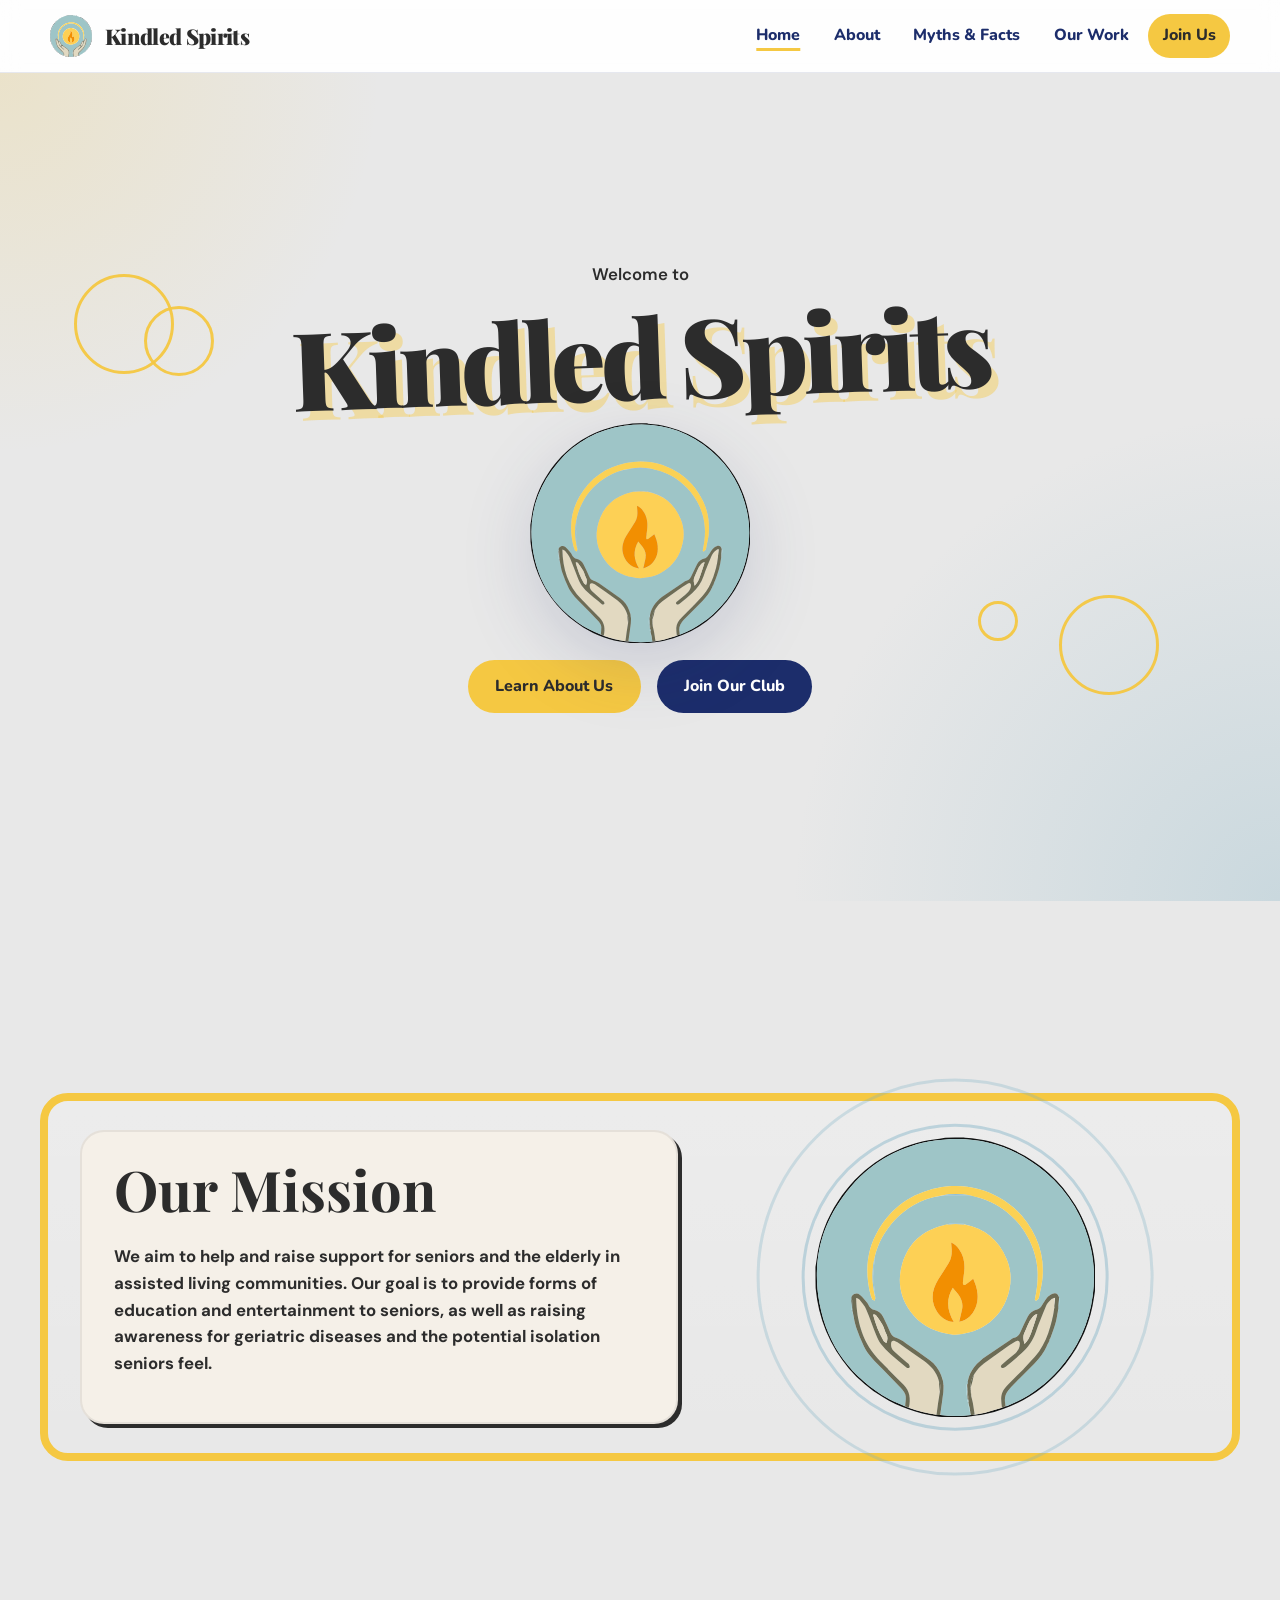
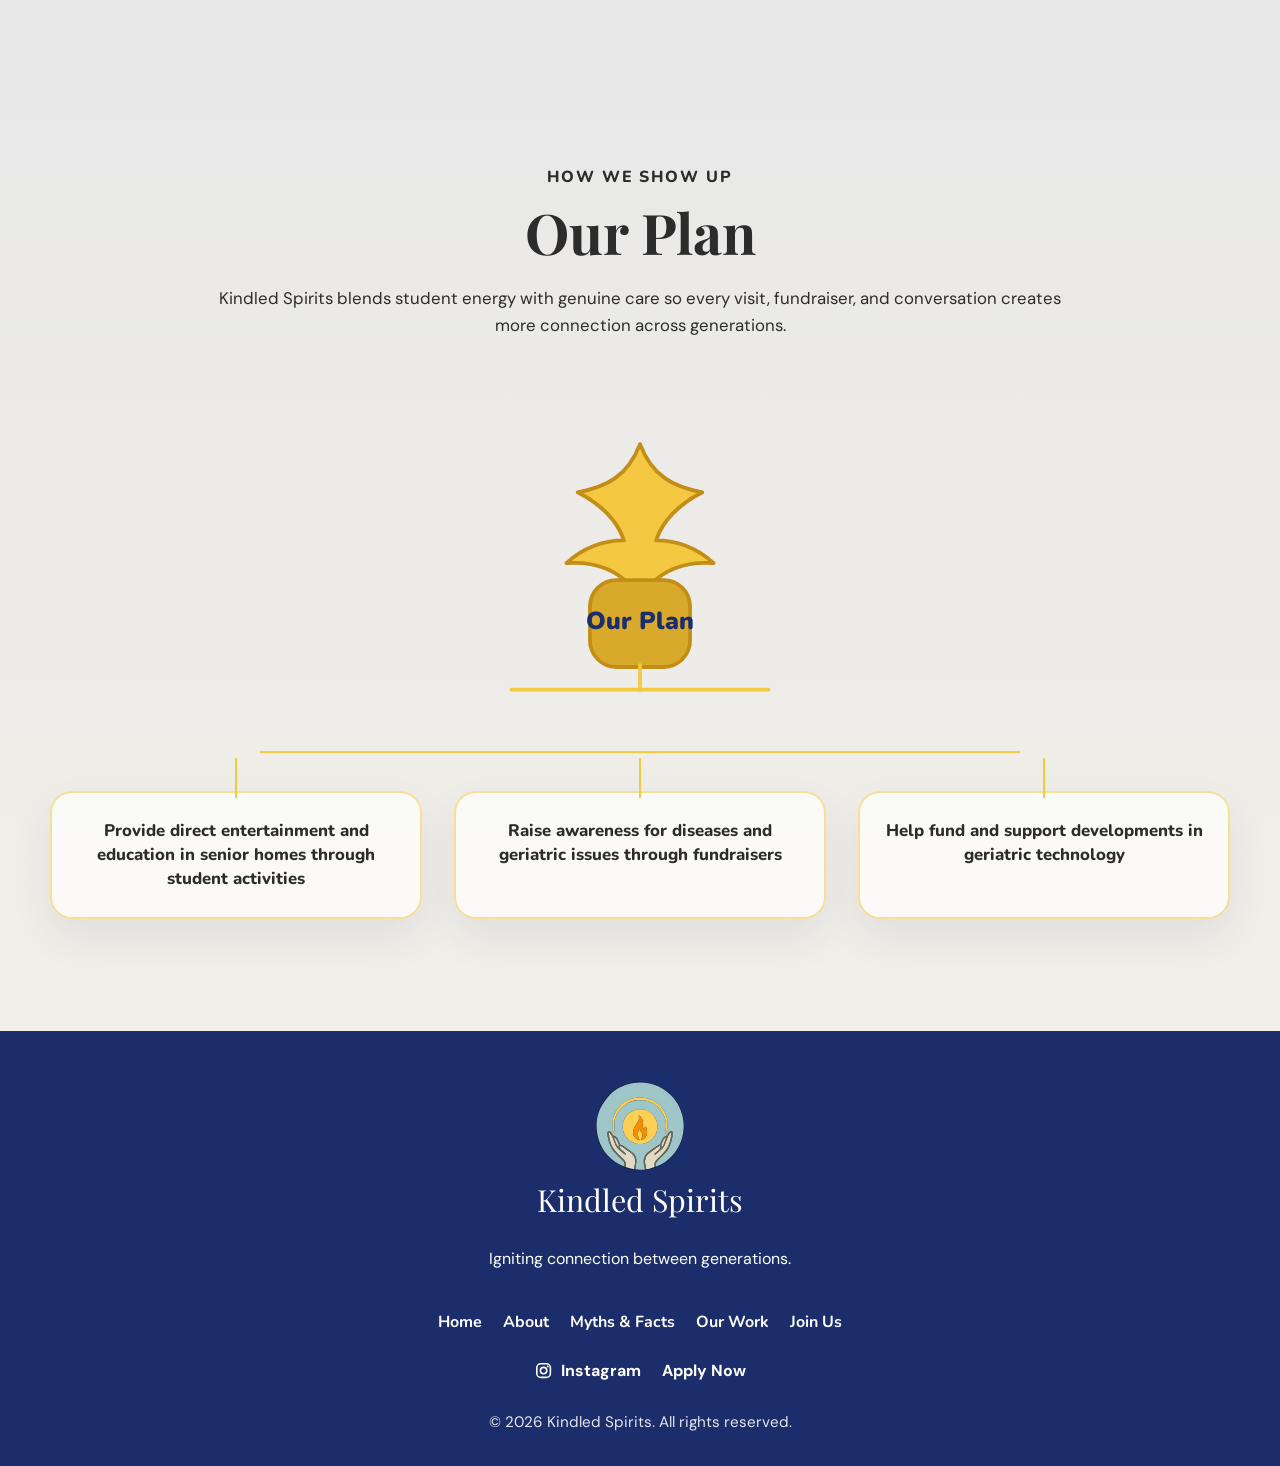
<file: index.html>
<!DOCTYPE html>
<html lang="en">
  <head>
    <meta charset="UTF-8" />
    <meta name="viewport" content="width=device-width, initial-scale=1.0" />
    <title>Kindled Spirits | Home</title>
    <meta
      name="description"
      content="Kindled Spirits is a student-led volunteer club in Frisco, Texas connecting with seniors through companionship, education, entertainment, and advocacy."
    />
    <link rel="icon" type="image/svg+xml" href="assets/logo.svg" />
    <link
      href="https://fonts.googleapis.com/css2?family=Playfair+Display:ital,wght@0,700;0,900;1,700&amp;family=Nunito:wght@700;800;900&amp;family=DM+Sans:wght@400;500;600;700&amp;family=Caveat:wght@600&amp;display=swap"
      rel="stylesheet"
    />
    <link rel="stylesheet" href="css/styles.css" />
    <script defer src="js/main.js"></script>
  </head>
  <body>
    <header class="site-header">
      <nav class="navbar" aria-label="Primary">
        <div class="nav-inner">
          <a class="brand" href="index.html" aria-label="Kindled Spirits home">
            <img class="brand-mark" src="assets/logo.svg" alt="Kindled Spirits logo" />
            <span class="brand-name">Kindled Spirits</span>
          </a>
          <button
            class="nav-toggle"
            type="button"
            data-nav-toggle
            aria-expanded="false"
            aria-controls="primary-menu"
            aria-label="Open navigation menu"
          >
            <svg viewBox="0 0 24 24" fill="none" aria-hidden="true">
              <path d="M4 7H20" stroke="currentColor" stroke-width="2.4" stroke-linecap="round" />
              <path d="M4 12H20" stroke="currentColor" stroke-width="2.4" stroke-linecap="round" />
              <path d="M4 17H20" stroke="currentColor" stroke-width="2.4" stroke-linecap="round" />
            </svg>
          </button>
          <div class="nav-menu" id="primary-menu" data-nav-menu>
            <a class="nav-link" href="index.html" aria-current="page" data-nav-link>Home</a>
            <a class="nav-link" href="about.html" data-nav-link>About</a>
            <a class="nav-link" href="myths.html" data-nav-link>Myths &amp; Facts</a>
            <a class="nav-link" href="events.html" data-nav-link>Our Work</a>
            <a class="nav-link nav-cta" href="join.html" data-nav-link>Join Us</a>
          </div>
        </div>
      </nav>
    </header>

    <main class="site-main">
      <section class="hero-section home-hero">
        <div class="hero-layout">
          <span class="gold-circle circle-md" style="top: 10%; left: 8%;"></span>
          <span class="gold-circle circle-lg" style="top: 3%; left: 2%;"></span>
          <span class="gold-circle circle-sm" style="bottom: 16%; right: 18%;"></span>
          <span class="gold-circle circle-lg" style="bottom: 4%; right: 6%;"></span>
          <div class="hero-content">
            <p class="hero-kicker">Welcome to</p>
            <h1 class="hero-wordmark"><span>Kindled Spirits</span></h1>
            <img class="hero-logo" src="assets/logo.svg" alt="Kindled Spirits logo with cupped hands lifting a flame" />
            <div class="hero-actions">
              <a class="btn btn-gold" href="#mission">Learn About Us</a>
              <a class="btn btn-navy" href="join.html">Join Our Club</a>
            </div>
          </div>
        </div>
      </section>

      <section id="mission" class="page-section mission-section">
        <div class="section-yellow-border reveal">
          <div class="container">
            <div class="mission-grid">
              <article class="card mission-card">
                <h2 class="section-title">Our Mission</h2>
                <p class="body-copy">
                  <strong>
                    We aim to help and raise support for seniors and the elderly in assisted living communities. Our goal is to provide forms of education and entertainment to seniors, as well as raising awareness for geriatric diseases and the potential isolation seniors feel.
                  </strong>
                </p>
              </article>
              <div class="mission-logo-wrap" aria-hidden="true">
                <div class="signal-arcs">
                  <span></span>
                  <span></span>
                  <span></span>
                </div>
                <img src="assets/logo.svg" alt="" />
              </div>
            </div>
          </div>
        </div>
      </section>

      <section class="page-section plan-section">
        <div class="container reveal">
          <div class="plan-intro">
            <p class="eyebrow">How We Show Up</p>
            <h2 class="section-title">Our Plan</h2>
            <p class="lede">
              Kindled Spirits blends student energy with genuine care so every visit, fundraiser, and conversation creates more connection across generations.
            </p>
          </div>
          <div class="plan-network">
            <div class="plan-trunk" aria-hidden="true">
              <svg viewBox="0 0 360 320" fill="none" xmlns="http://www.w3.org/2000/svg">
                <path
                  d="M180 52C193 86 215 97 246 103C221 116 204 133 197 154C219 154 239 161 258 178C229 176 207 184 191 201C191 220 191 241 196 268H164C169 241 169 220 169 201C153 184 131 176 102 178C121 161 141 154 163 154C156 133 139 116 114 103C145 97 167 86 180 52Z"
                  fill="#F5C842"
                  stroke="#C28E18"
                  stroke-width="4"
                  stroke-linejoin="round"
                />
                <rect x="127" y="196" width="106" height="92" rx="28" fill="#D9A92C" stroke="#C28E18" stroke-width="4" />
                <text
                  x="180"
                  y="248"
                  text-anchor="middle"
                  font-family="Nunito, sans-serif"
                  font-size="26"
                  font-weight="900"
                  fill="#1C2D6B"
                >
                  Our Plan
                </text>
                <path d="M180 286V312" stroke="#F5C842" stroke-width="4" stroke-linecap="round" />
                <path d="M180 312L44 312" stroke="#F5C842" stroke-width="4" stroke-linecap="round" />
                <path d="M180 312L180 312" stroke="#F5C842" stroke-width="4" stroke-linecap="round" />
                <path d="M180 312L316 312" stroke="#F5C842" stroke-width="4" stroke-linecap="round" />
              </svg>
            </div>
            <div class="plan-pillars">
              <article class="plan-pillar">
                Provide direct entertainment and education in senior homes through student activities
              </article>
              <article class="plan-pillar">
                Raise awareness for diseases and geriatric issues through fundraisers
              </article>
              <article class="plan-pillar">
                Help fund and support developments in geriatric technology
              </article>
            </div>
          </div>
        </div>
      </section>
    </main>

    <footer class="footer">
      <div class="footer-inner">
        <div class="footer-brand">
          <img src="assets/logo.svg" alt="Kindled Spirits logo" />
          <div class="footer-brand-name">Kindled Spirits</div>
          <p>Igniting connection between generations.</p>
        </div>
        <div class="footer-links" aria-label="Footer links">
          <a href="index.html">Home</a>
          <a href="about.html">About</a>
          <a href="myths.html">Myths &amp; Facts</a>
          <a href="events.html">Our Work</a>
          <a href="join.html">Join Us</a>
        </div>
        <div class="footer-actions">
          <a href="https://www.instagram.com/kindled.spirits_/" target="_blank" rel="noopener noreferrer">
            <span style="display:inline-flex;align-items:center;gap:0.45rem;">
              <svg class="social-icon" viewBox="0 0 24 24" fill="none" aria-hidden="true">
                <rect x="3.5" y="3.5" width="17" height="17" rx="5" stroke="currentColor" stroke-width="2" />
                <circle cx="12" cy="12" r="4" stroke="currentColor" stroke-width="2" />
                <circle cx="17.2" cy="6.8" r="1.3" fill="currentColor" />
              </svg>
              Instagram
            </span>
          </a>
          <a href="https://bit.ly/KSApply" target="_blank" rel="noopener noreferrer">Apply Now</a>
        </div>
        <div class="footer-meta">© 2026 Kindled Spirits. All rights reserved.</div>
      </div>
    </footer>
  </body>
</html>
</file>
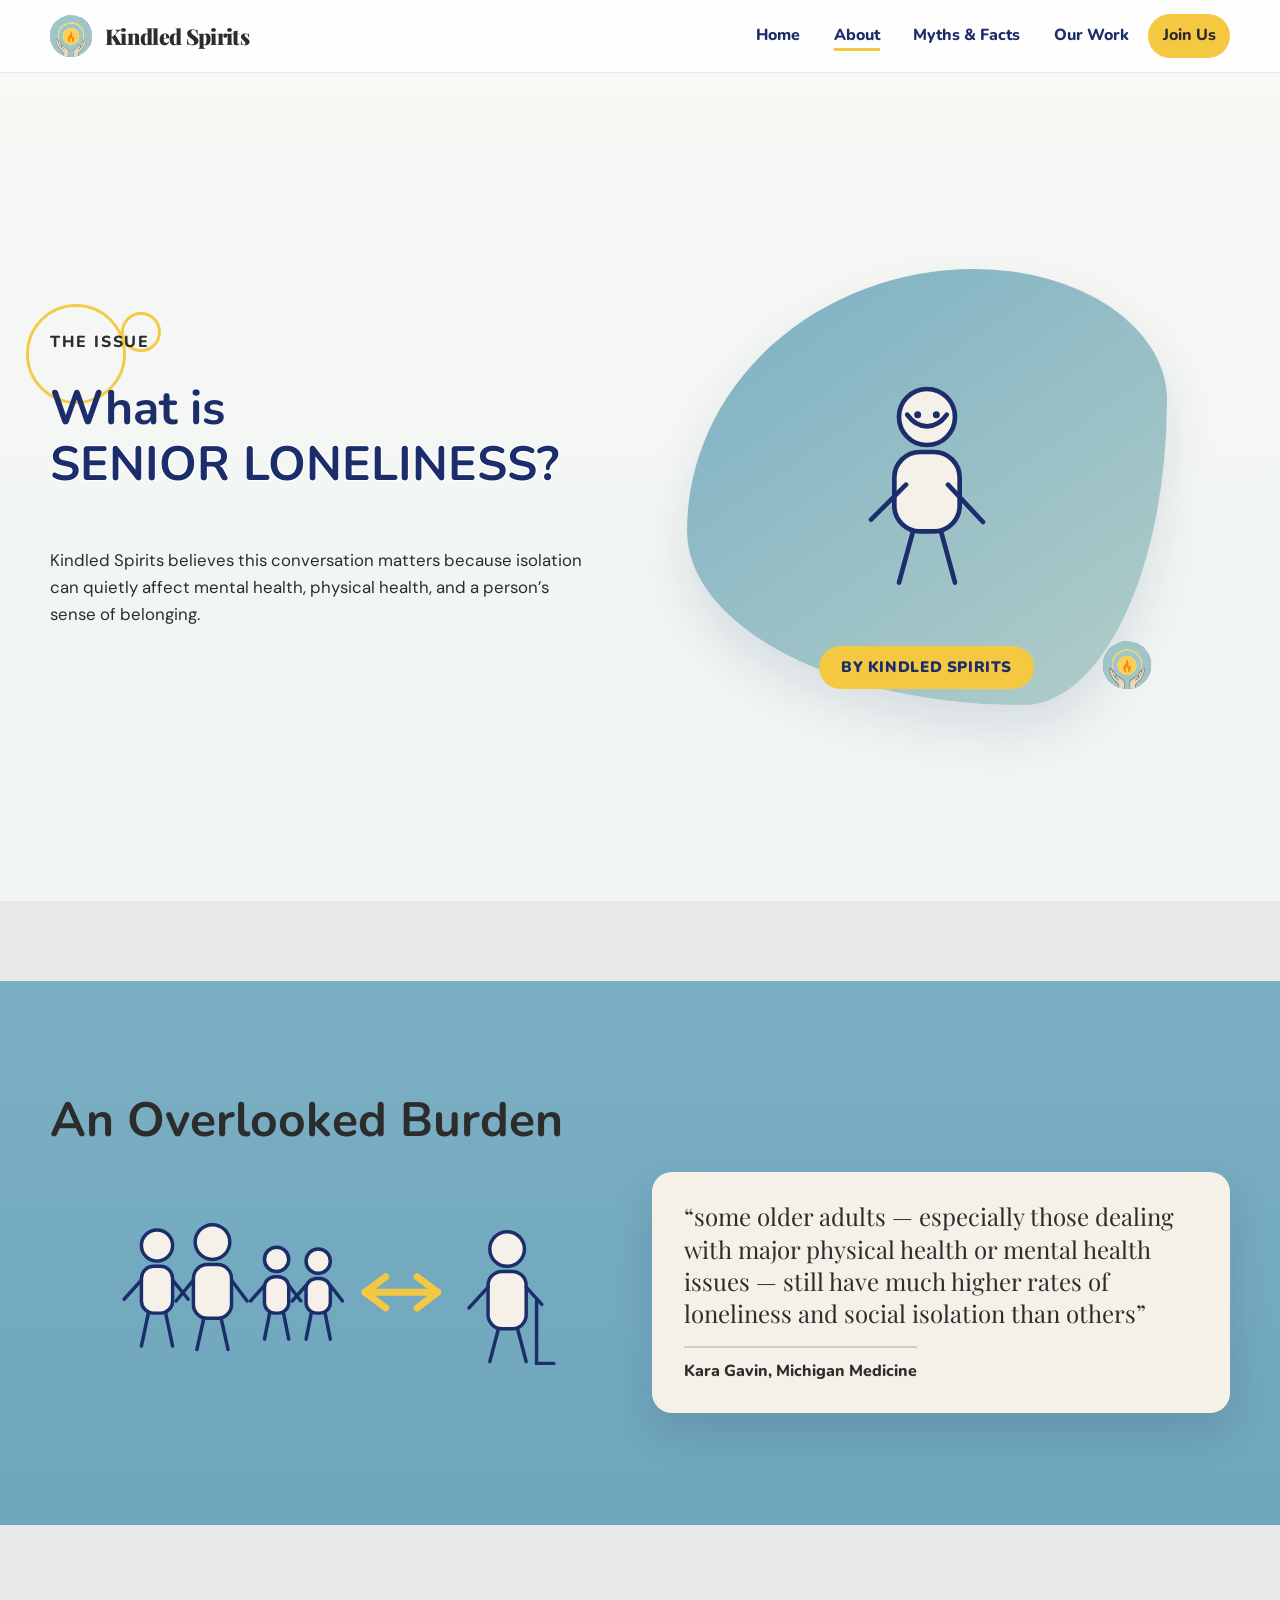
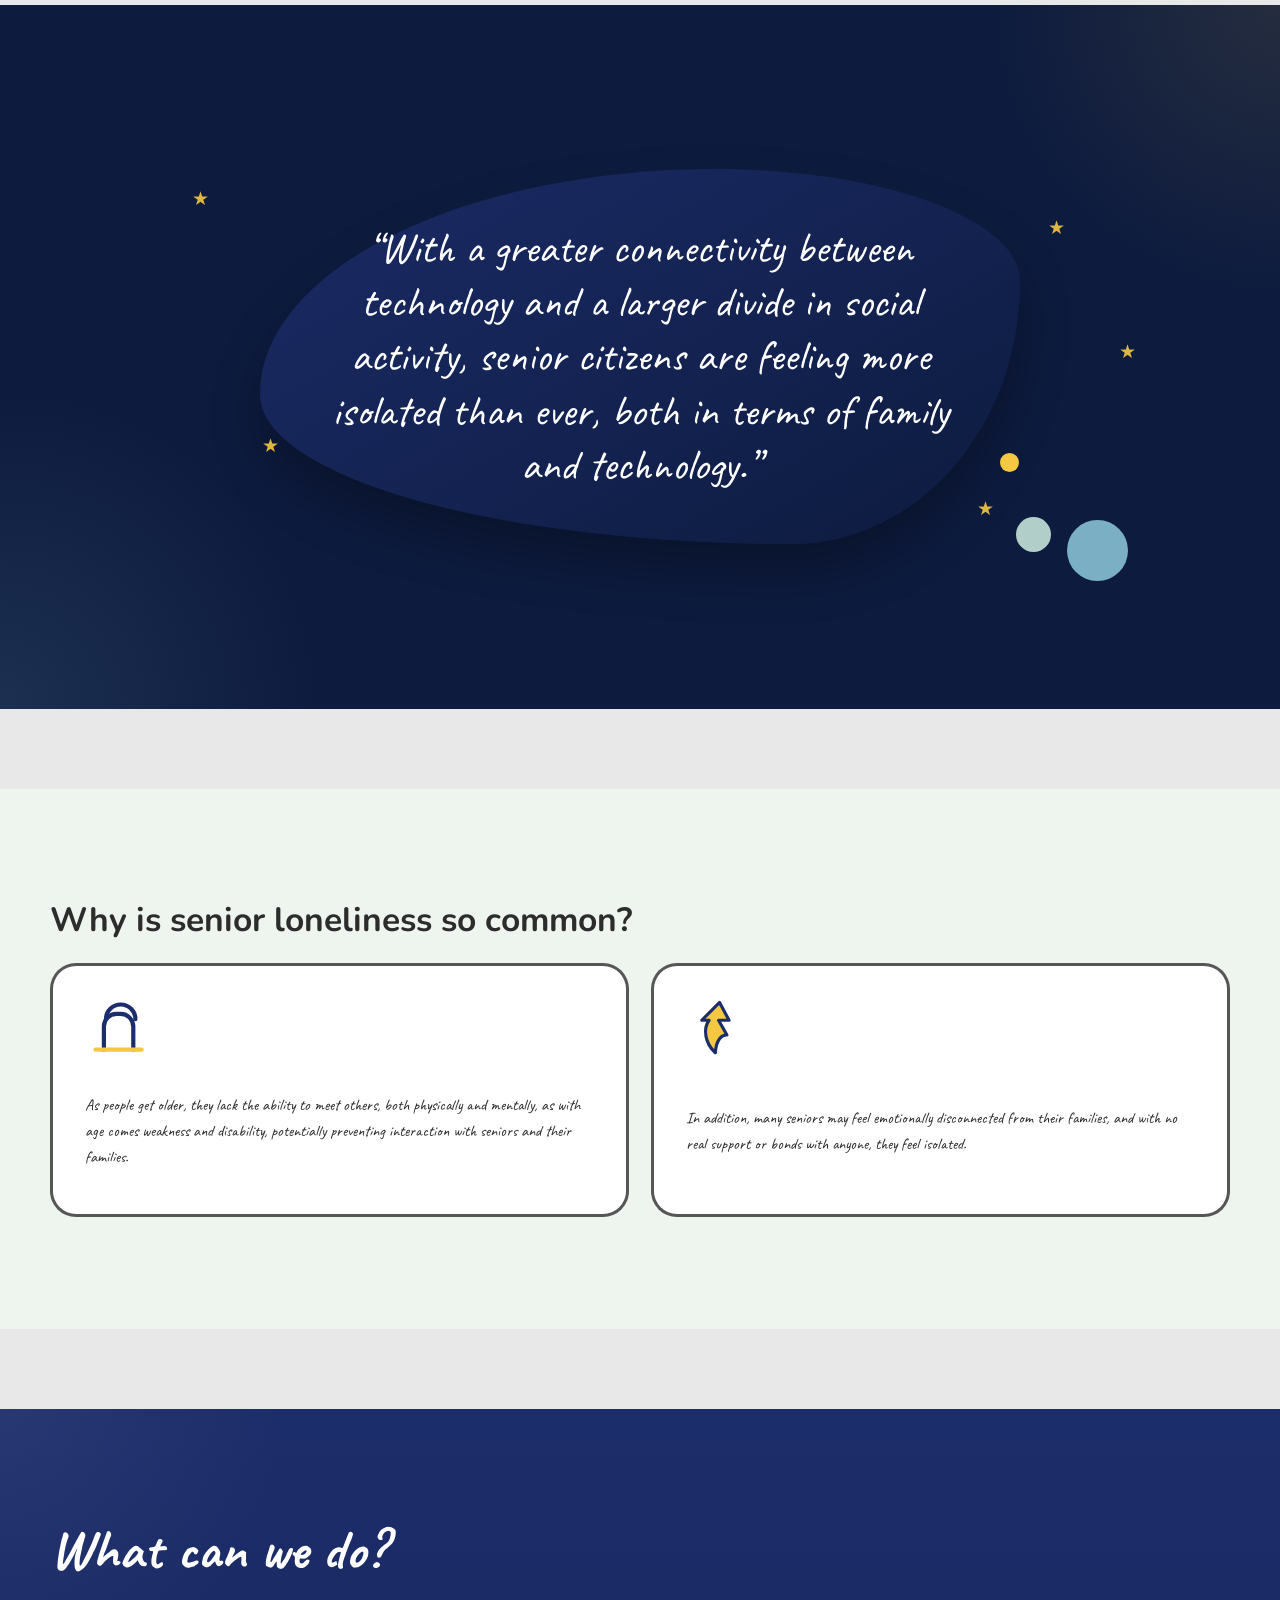
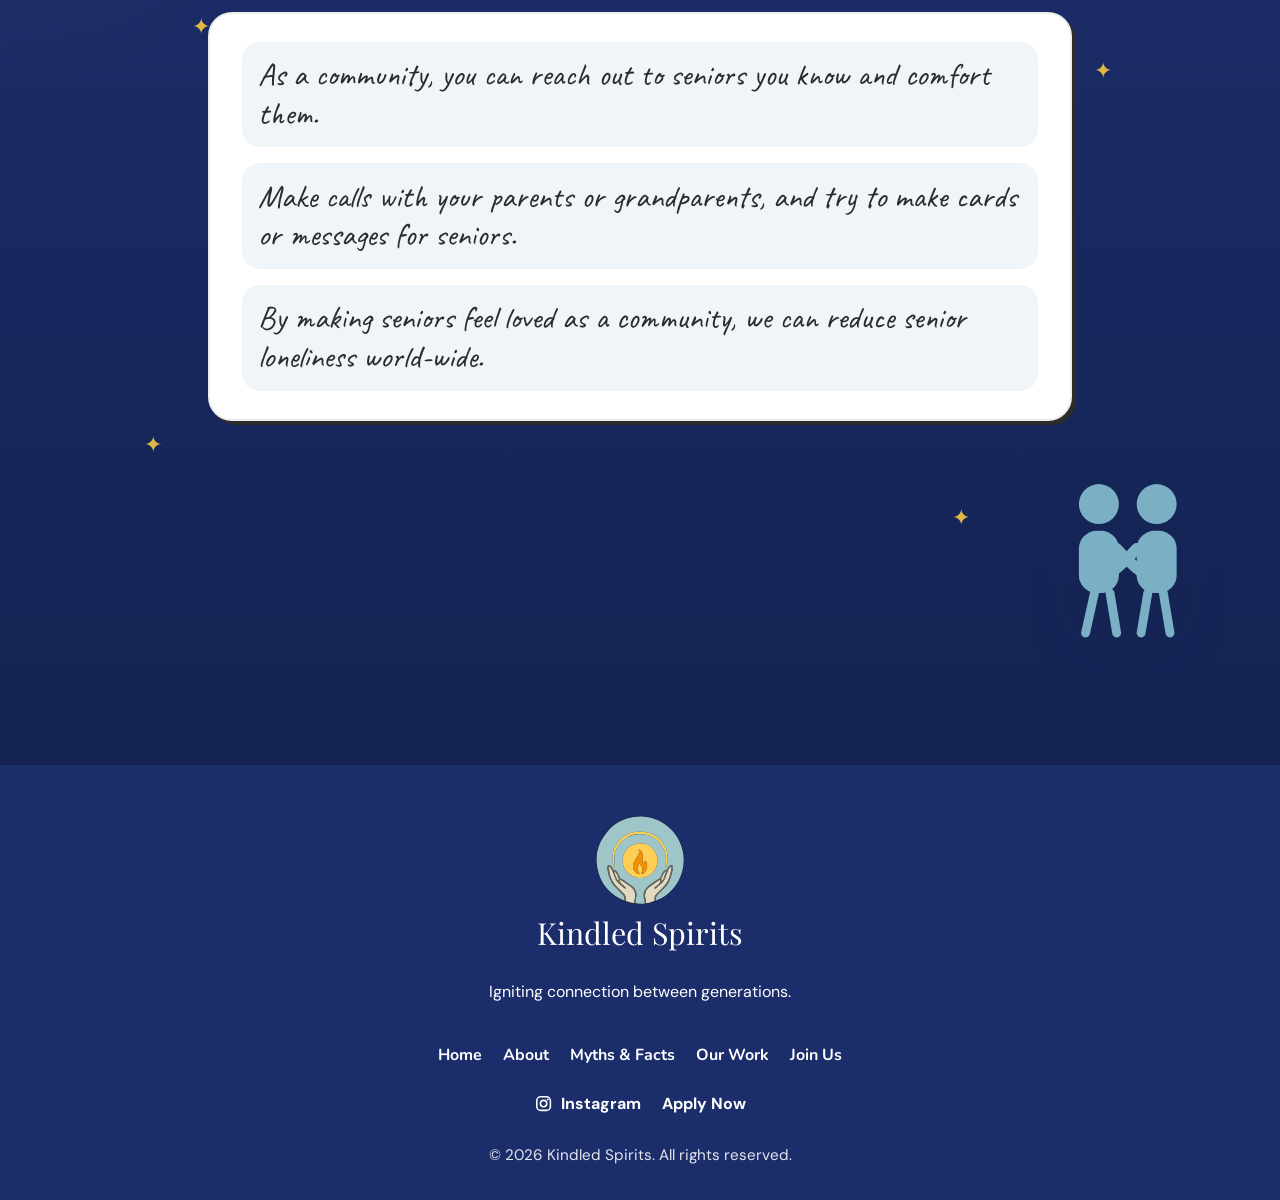
<file: about.html>
<!DOCTYPE html>
<html lang="en">
  <head>
    <meta charset="UTF-8" />
    <meta name="viewport" content="width=device-width, initial-scale=1.0" />
    <title>Kindled Spirits | About Senior Loneliness</title>
    <meta
      name="description"
      content="Learn about senior loneliness, why it is often overlooked, and what Kindled Spirits believes communities can do together."
    />
    <link rel="icon" type="image/svg+xml" href="assets/logo.svg" />
    <link
      href="https://fonts.googleapis.com/css2?family=Playfair+Display:ital,wght@0,700;0,900;1,700&amp;family=Nunito:wght@700;800;900&amp;family=DM+Sans:wght@400;500;600;700&amp;family=Caveat:wght@600&amp;display=swap"
      rel="stylesheet"
    />
    <link rel="stylesheet" href="css/styles.css" />
    <script defer src="js/main.js"></script>
  </head>
  <body>
    <header class="site-header">
      <nav class="navbar" aria-label="Primary">
        <div class="nav-inner">
          <a class="brand" href="index.html" aria-label="Kindled Spirits home">
            <img class="brand-mark" src="assets/logo.svg" alt="Kindled Spirits logo" />
            <span class="brand-name">Kindled Spirits</span>
          </a>
          <button
            class="nav-toggle"
            type="button"
            data-nav-toggle
            aria-expanded="false"
            aria-controls="primary-menu"
            aria-label="Open navigation menu"
          >
            <svg viewBox="0 0 24 24" fill="none" aria-hidden="true">
              <path d="M4 7H20" stroke="currentColor" stroke-width="2.4" stroke-linecap="round" />
              <path d="M4 12H20" stroke="currentColor" stroke-width="2.4" stroke-linecap="round" />
              <path d="M4 17H20" stroke="currentColor" stroke-width="2.4" stroke-linecap="round" />
            </svg>
          </button>
          <div class="nav-menu" id="primary-menu" data-nav-menu>
            <a class="nav-link" href="index.html" data-nav-link>Home</a>
            <a class="nav-link" href="about.html" aria-current="page" data-nav-link>About</a>
            <a class="nav-link" href="myths.html" data-nav-link>Myths &amp; Facts</a>
            <a class="nav-link" href="events.html" data-nav-link>Our Work</a>
            <a class="nav-link nav-cta" href="join.html" data-nav-link>Join Us</a>
          </div>
        </div>
      </nav>
    </header>

    <main class="site-main">
      <section class="hero-section issue-hero">
        <div class="container issue-hero-grid reveal">
          <span class="gold-circle circle-sm" style="top: 10%; left: 6%;"></span>
          <span class="gold-circle circle-lg" style="top: 8%; left: -2%;"></span>
          <span class="gold-circle circle-md" style="bottom: 12%; right: 10%;"></span>
          <div class="issue-heading">
            <p class="eyebrow">The Issue</p>
            <h1 class="friendly-title">
              What is <span class="outlined-word">SENIOR LONELINESS?</span>
            </h1>
            <p class="body-copy">
              Kindled Spirits believes this conversation matters because isolation can quietly affect mental health, physical health, and a person’s sense of belonging.
            </p>
          </div>
          <div class="issue-blob blob">
            <svg class="sad-figure" viewBox="0 0 240 240" fill="none" xmlns="http://www.w3.org/2000/svg" aria-hidden="true">
              <circle cx="120" cy="60" r="24" fill="#F5F0E8" stroke="#1C2D6B" stroke-width="4" />
              <circle cx="112" cy="58" r="3" fill="#1C2D6B" />
              <circle cx="128" cy="58" r="3" fill="#1C2D6B" />
              <rect x="92" y="90" width="56" height="68" rx="22" fill="#F5F0E8" stroke="#1C2D6B" stroke-width="4" />
              <path d="M103 58C108 65 114 68 120 68C126 68 132 65 137 58" stroke="#1C2D6B" stroke-width="4" stroke-linecap="round" />
              <path d="M102 118L72 148" stroke="#1C2D6B" stroke-width="4" stroke-linecap="round" />
              <path d="M138 118L168 150" stroke="#1C2D6B" stroke-width="4" stroke-linecap="round" />
              <path d="M108 158L96 202" stroke="#1C2D6B" stroke-width="4" stroke-linecap="round" />
              <path d="M132 158L144 202" stroke="#1C2D6B" stroke-width="4" stroke-linecap="round" />
            </svg>
            <span class="pill-banner byline-pill">By Kindled Spirits</span>
            <img class="corner-logo" src="assets/logo.svg" alt="" />
          </div>
        </div>
      </section>

      <section class="page-section overlook-section">
        <div class="container reveal">
          <h2 class="friendly-title" style="font-size:clamp(2rem,4vw,3rem);">An Overlooked Burden</h2>
          <div class="overlook-grid">
            <div class="family-bridge" aria-hidden="true">
              <svg viewBox="0 0 600 220" xmlns="http://www.w3.org/2000/svg" fill="none">
                <g stroke="#1C2D6B" stroke-width="4" stroke-linecap="round" stroke-linejoin="round">
                  <circle cx="90" cy="56" r="18" fill="#F5F0E8" />
                  <rect x="72" y="80" width="36" height="54" rx="14" fill="#F5F0E8" />
                  <path d="M80 134L72 172" />
                  <path d="M100 134L108 172" />
                  <path d="M72 96L52 118" />
                  <path d="M108 96L126 118" />

                  <circle cx="154" cy="52" r="20" fill="#F5F0E8" />
                  <rect x="132" y="78" width="44" height="62" rx="16" fill="#F5F0E8" />
                  <path d="M144 140L136 176" />
                  <path d="M164 140L172 176" />
                  <path d="M132 96L112 120" />
                  <path d="M176 96L194 120" />

                  <circle cx="228" cy="72" r="14" fill="#F5F0E8" />
                  <rect x="214" y="92" width="28" height="42" rx="12" fill="#F5F0E8" />
                  <path d="M220 134L214 164" />
                  <path d="M236 134L242 164" />
                  <path d="M214 102L198 120" />
                  <path d="M242 102L256 120" />

                  <circle cx="276" cy="74" r="14" fill="#F5F0E8" />
                  <rect x="262" y="94" width="28" height="40" rx="12" fill="#F5F0E8" />
                  <path d="M268 134L262 164" />
                  <path d="M284 134L290 164" />
                  <path d="M262 102L246 120" />
                  <path d="M290 102L304 120" />

                  <path d="M330 110H414" stroke="#F5C842" stroke-width="8" />
                  <path d="M390 92L414 110L390 128" stroke="#F5C842" stroke-width="8" />
                  <path d="M354 92L330 110L354 128" stroke="#F5C842" stroke-width="8" />

                  <circle cx="494" cy="60" r="20" fill="#F5F0E8" />
                  <rect x="472" y="86" width="44" height="66" rx="16" fill="#F5F0E8" />
                  <path d="M484 152L474 190" />
                  <path d="M506 152L516 190" />
                  <path d="M472 104L450 128" />
                  <path d="M516 104L534 124" />
                  <path d="M528 120V192" />
                  <path d="M528 192H548" />
                </g>
              </svg>
            </div>
            <div class="quote-card">
              <blockquote>
                “some older adults — especially those dealing with major physical health or mental health issues — still have much higher rates of loneliness and social isolation than others”
              </blockquote>
              <span class="quote-credit">Kara Gavin, Michigan Medicine</span>
            </div>
          </div>
        </div>
      </section>

      <section class="page-section space-section">
        <div class="container space-layout reveal">
          <span class="star s1" aria-hidden="true">★</span>
          <span class="star s2" aria-hidden="true">★</span>
          <span class="star s3" aria-hidden="true">★</span>
          <span class="star s4" aria-hidden="true">★</span>
          <span class="star s5" aria-hidden="true">★</span>
          <div class="night-blob blob">
            <p class="handwritten">
              “With a greater connectivity between technology and a larger divide in social activity, senior citizens are feeling more isolated than ever, both in terms of family and technology.”
            </p>
          </div>
          <div class="planet-cluster" aria-hidden="true">
            <span></span>
            <span></span>
            <span></span>
          </div>
        </div>
      </section>

      <section class="page-section common-section">
        <div class="container reveal">
          <h2 class="friendly-title">Why is senior loneliness so common?</h2>
          <div class="common-grid">
            <article class="common-card">
              <svg viewBox="0 0 64 64" fill="none" xmlns="http://www.w3.org/2000/svg" aria-hidden="true">
                <path d="M18 53V31C18 24.3726 23.3726 19 30 19H34C40.6274 19 46 24.3726 46 31V53" stroke="#1C2D6B" stroke-width="4" stroke-linecap="round" />
                <path d="M20 24C20 16.268 26.268 10 34 10C41.732 10 48 16.268 48 24" stroke="#1C2D6B" stroke-width="4" stroke-linecap="round" />
                <path d="M10 53H54" stroke="#F5C842" stroke-width="4" stroke-linecap="round" />
              </svg>
              <p class="handwritten">
                As people get older, they lack the ability to meet others, both physically and mentally, as with age comes weakness and disability, potentially preventing interaction with seniors and their families.
              </p>
            </article>
            <article class="common-card">
              <svg viewBox="0 0 64 64" fill="none" xmlns="http://www.w3.org/2000/svg" aria-hidden="true">
                <path d="M32 8L41 25H31L39 39C34 39 28.5 43.5 28 56C18 47 16 33 22 25H15L32 8Z" fill="#F5C842" stroke="#1C2D6B" stroke-width="3" stroke-linejoin="round" />
              </svg>
              <p class="handwritten">
                In addition, many seniors may feel emotionally disconnected from their families, and with no real support or bonds with anyone, they feel isolated.
              </p>
            </article>
          </div>
        </div>
      </section>

      <section class="page-section action-section">
        <div class="container reveal">
          <span class="sparkle sp1" aria-hidden="true">✦</span>
          <span class="sparkle sp2" aria-hidden="true">✦</span>
          <span class="sparkle sp3" aria-hidden="true">✦</span>
          <span class="sparkle sp4" aria-hidden="true">✦</span>
          <h2 class="section-title handwritten">What can we do?</h2>
          <article class="card action-card">
            <ul class="action-list">
              <li class="handwritten">As a community, you can reach out to seniors you know and comfort them.</li>
              <li class="handwritten">Make calls with your parents or grandparents, and try to make cards or messages for seniors.</li>
              <li class="handwritten">By making seniors feel loved as a community, we can reduce senior loneliness world-wide.</li>
            </ul>
          </article>
          <svg class="hug-illustration" viewBox="0 0 180 180" fill="none" xmlns="http://www.w3.org/2000/svg" aria-hidden="true">
            <circle cx="62" cy="46" r="18" fill="#7BAFC4" />
            <circle cx="114" cy="46" r="18" fill="#7BAFC4" />
            <rect x="44" y="70" width="36" height="56" rx="16" fill="#7BAFC4" />
            <rect x="96" y="70" width="36" height="56" rx="16" fill="#7BAFC4" />
            <path d="M78 86C90 100 100 108 114 116" stroke="#7BAFC4" stroke-width="10" stroke-linecap="round" />
            <path d="M96 86C84 100 74 108 60 116" stroke="#7BAFC4" stroke-width="10" stroke-linecap="round" />
            <path d="M58 126L50 162" stroke="#7BAFC4" stroke-width="8" stroke-linecap="round" />
            <path d="M72 126L78 162" stroke="#7BAFC4" stroke-width="8" stroke-linecap="round" />
            <path d="M106 126L100 162" stroke="#7BAFC4" stroke-width="8" stroke-linecap="round" />
            <path d="M120 126L126 162" stroke="#7BAFC4" stroke-width="8" stroke-linecap="round" />
          </svg>
        </div>
      </section>
    </main>

    <footer class="footer">
      <div class="footer-inner">
        <div class="footer-brand">
          <img src="assets/logo.svg" alt="Kindled Spirits logo" />
          <div class="footer-brand-name">Kindled Spirits</div>
          <p>Igniting connection between generations.</p>
        </div>
        <div class="footer-links" aria-label="Footer links">
          <a href="index.html">Home</a>
          <a href="about.html">About</a>
          <a href="myths.html">Myths &amp; Facts</a>
          <a href="events.html">Our Work</a>
          <a href="join.html">Join Us</a>
        </div>
        <div class="footer-actions">
          <a href="https://www.instagram.com/kindled.spirits_/" target="_blank" rel="noopener noreferrer">
            <span style="display:inline-flex;align-items:center;gap:0.45rem;">
              <svg class="social-icon" viewBox="0 0 24 24" fill="none" aria-hidden="true">
                <rect x="3.5" y="3.5" width="17" height="17" rx="5" stroke="currentColor" stroke-width="2" />
                <circle cx="12" cy="12" r="4" stroke="currentColor" stroke-width="2" />
                <circle cx="17.2" cy="6.8" r="1.3" fill="currentColor" />
              </svg>
              Instagram
            </span>
          </a>
          <a href="https://bit.ly/KSApply" target="_blank" rel="noopener noreferrer">Apply Now</a>
        </div>
        <div class="footer-meta">© 2026 Kindled Spirits. All rights reserved.</div>
      </div>
    </footer>
  </body>
</html>
</file>
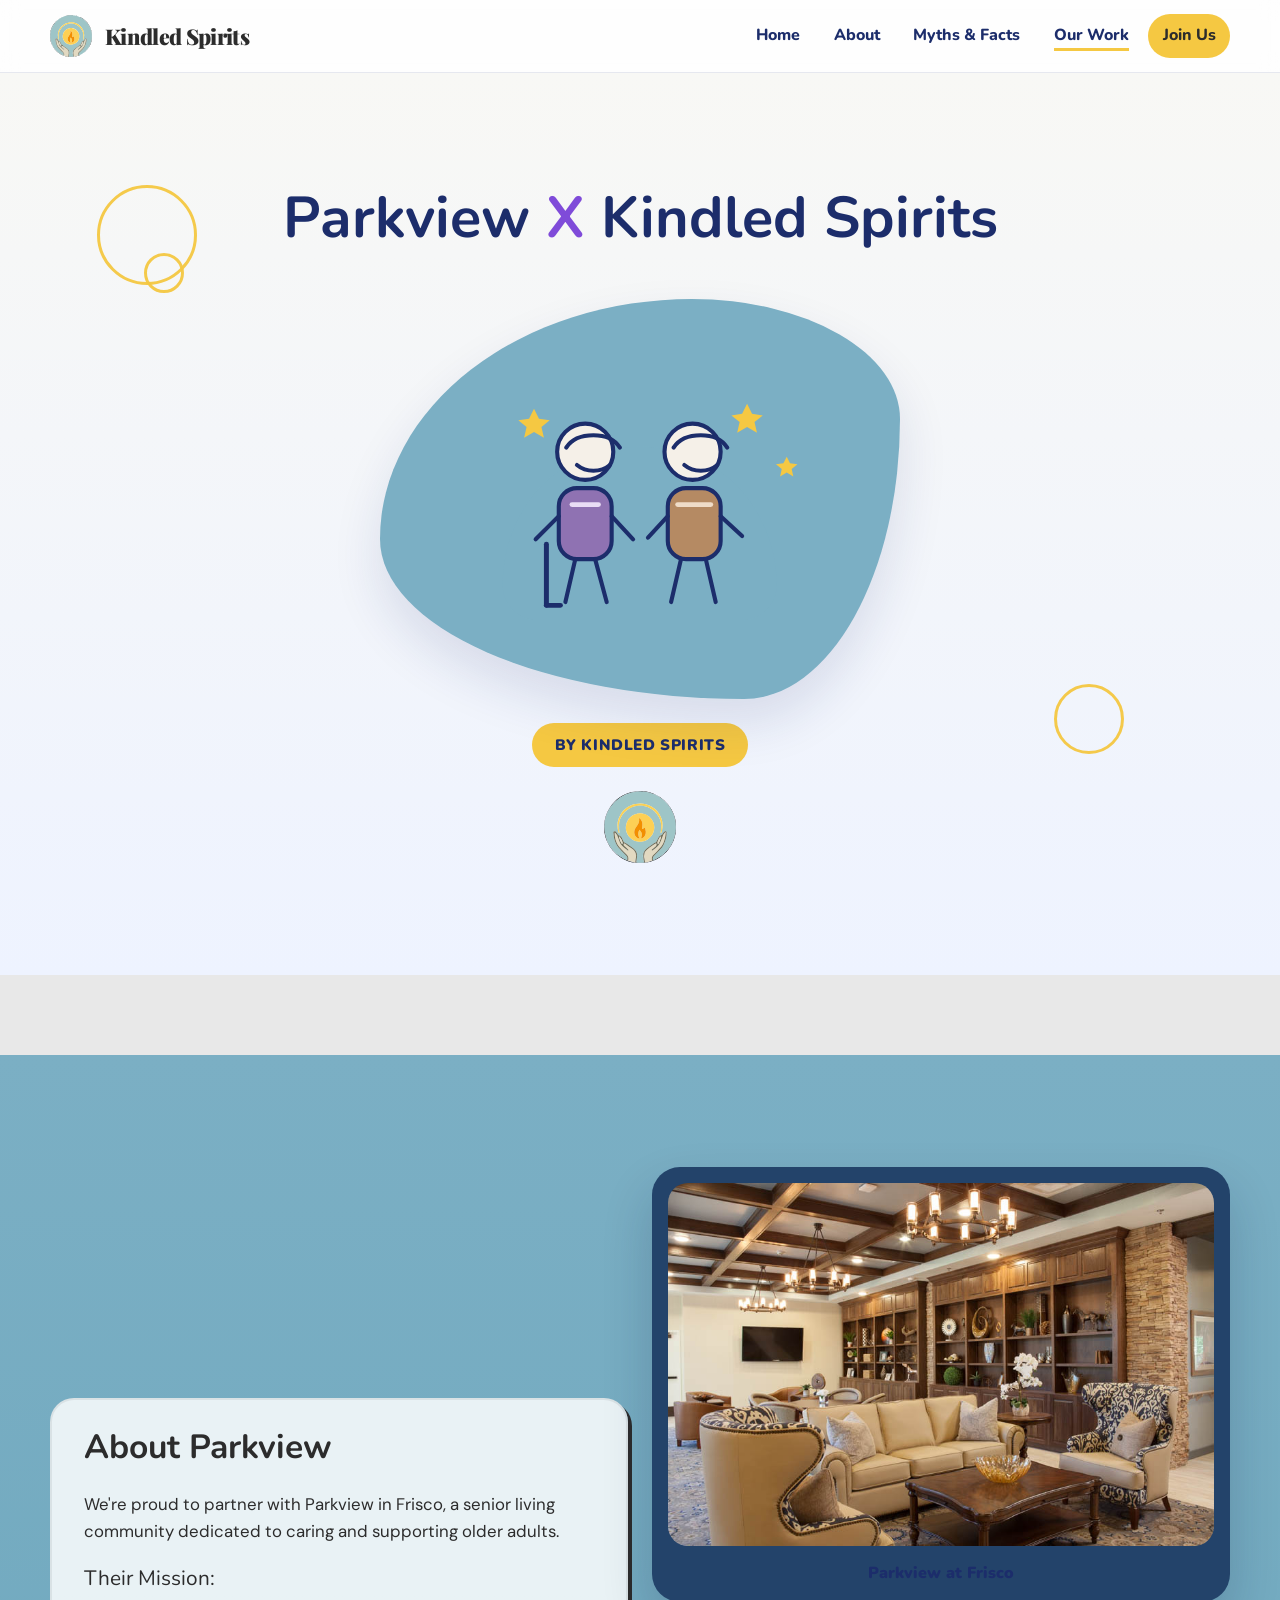
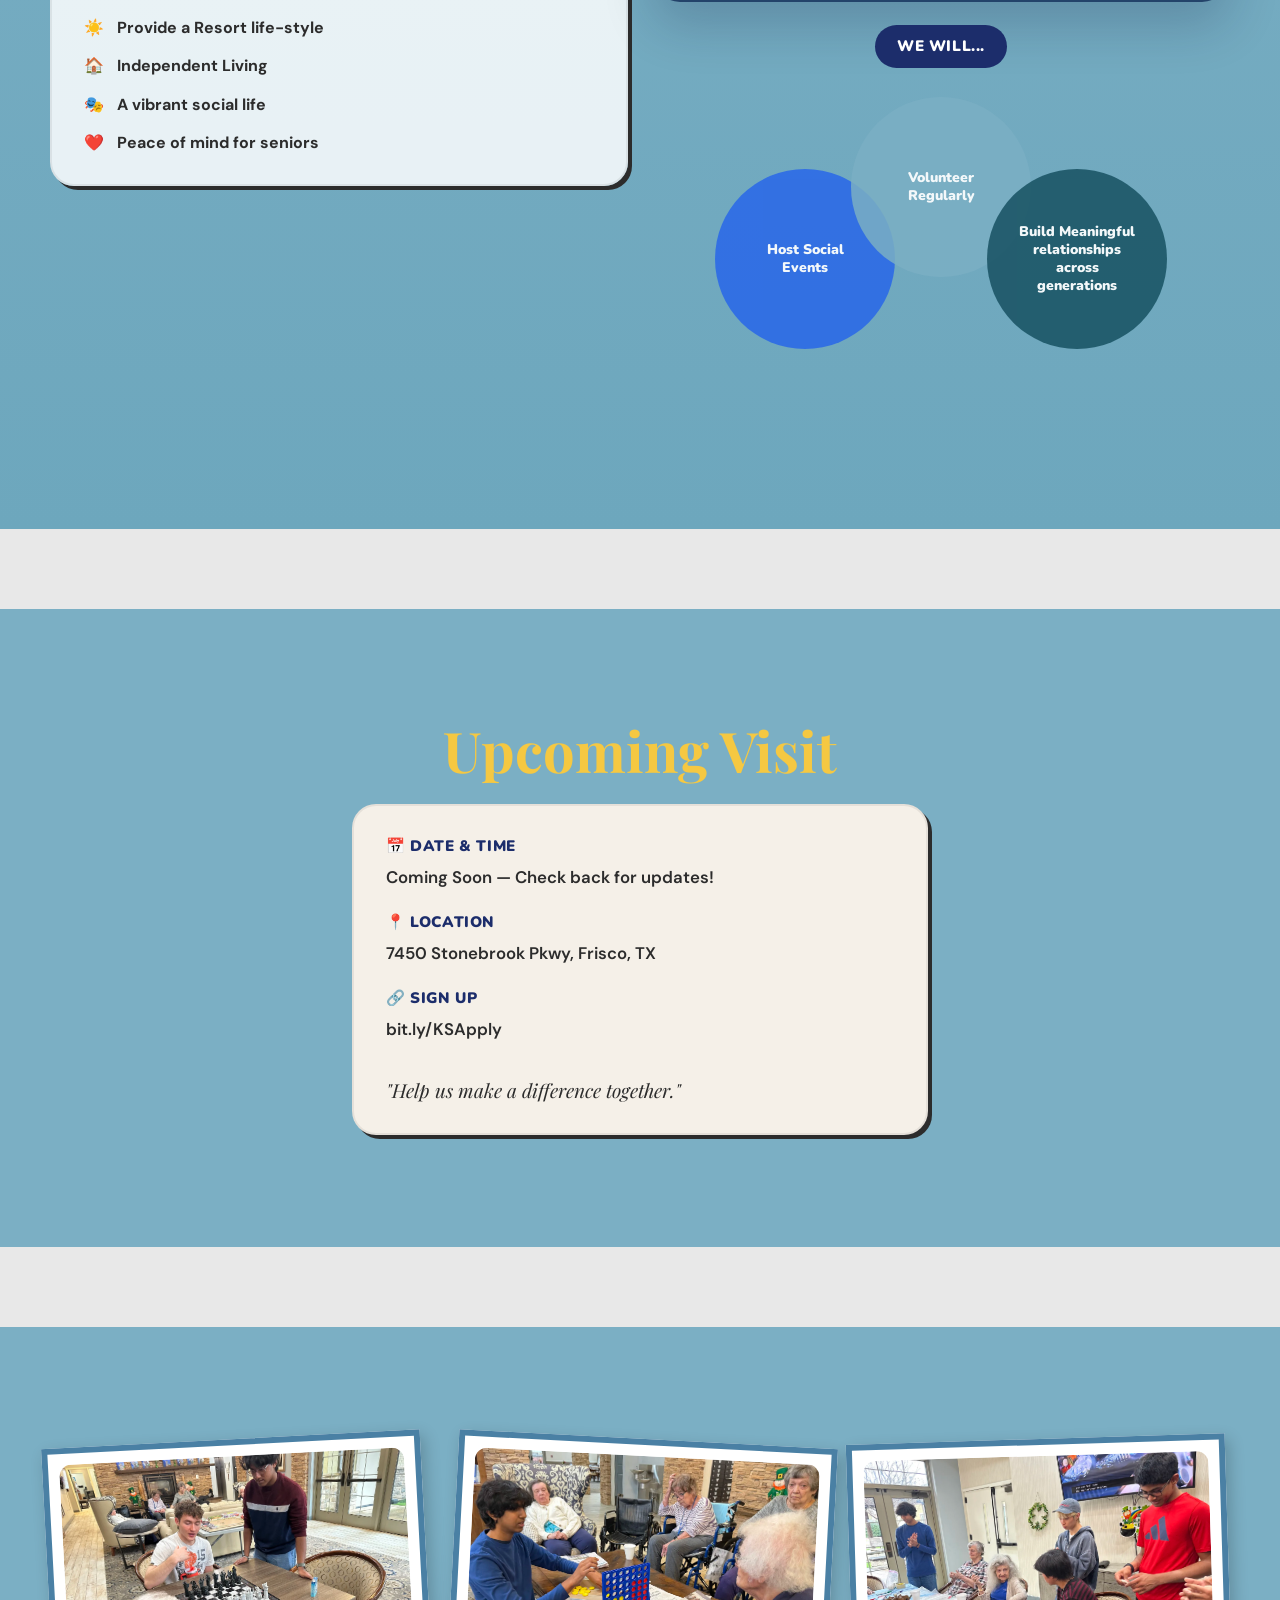
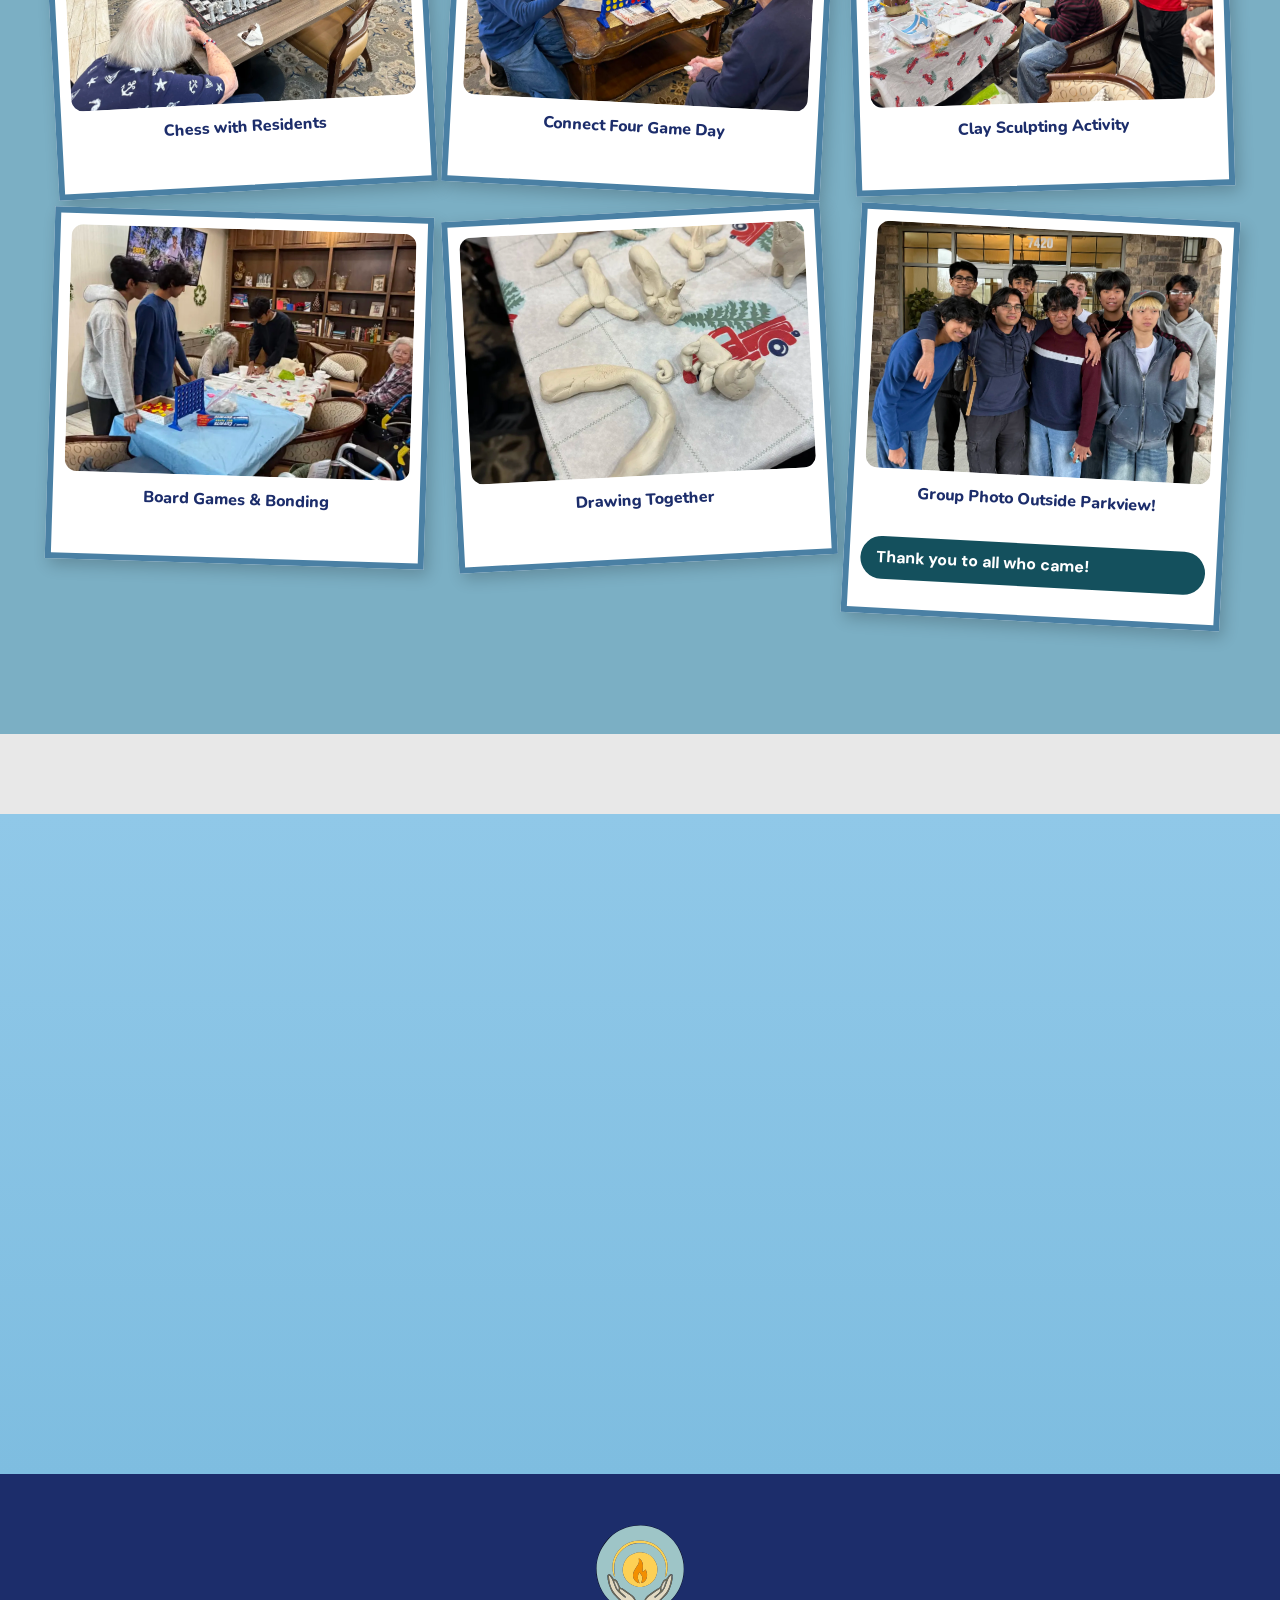
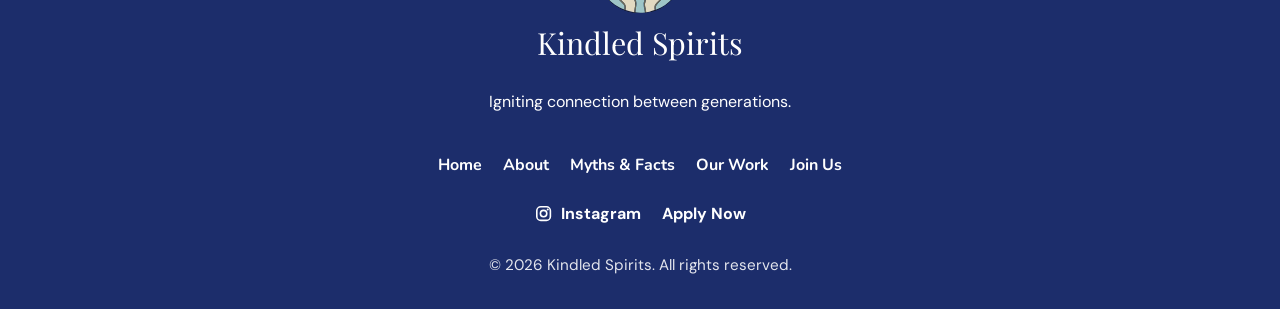
<file: events.html>
<!DOCTYPE html>
<html lang="en">
  <head>
    <meta charset="UTF-8" />
    <meta name="viewport" content="width=device-width, initial-scale=1.0" />
    <title>Kindled Spirits | Our Work</title>
    <meta
      name="description"
      content="See how Kindled Spirits partners with Parkview at Frisco, recaps student visits, and invites new volunteers to future events."
    />
    <link rel="icon" type="image/svg+xml" href="assets/logo.svg" />
    <link
      href="https://fonts.googleapis.com/css2?family=Playfair+Display:ital,wght@0,700;0,900;1,700&amp;family=Nunito:wght@700;800;900&amp;family=DM+Sans:wght@400;500;600;700&amp;family=Caveat:wght@600&amp;display=swap"
      rel="stylesheet"
    />
    <link rel="stylesheet" href="css/styles.css" />
    <script defer src="js/main.js"></script>
  </head>
  <body>
    <header class="site-header">
      <nav class="navbar" aria-label="Primary">
        <div class="nav-inner">
          <a class="brand" href="index.html" aria-label="Kindled Spirits home">
            <img class="brand-mark" src="assets/logo.svg" alt="Kindled Spirits logo" />
            <span class="brand-name">Kindled Spirits</span>
          </a>
          <button
            class="nav-toggle"
            type="button"
            data-nav-toggle
            aria-expanded="false"
            aria-controls="primary-menu"
            aria-label="Open navigation menu"
          >
            <svg viewBox="0 0 24 24" fill="none" aria-hidden="true">
              <path d="M4 7H20" stroke="currentColor" stroke-width="2.4" stroke-linecap="round" />
              <path d="M4 12H20" stroke="currentColor" stroke-width="2.4" stroke-linecap="round" />
              <path d="M4 17H20" stroke="currentColor" stroke-width="2.4" stroke-linecap="round" />
            </svg>
          </button>
          <div class="nav-menu" id="primary-menu" data-nav-menu>
            <a class="nav-link" href="index.html" data-nav-link>Home</a>
            <a class="nav-link" href="about.html" data-nav-link>About</a>
            <a class="nav-link" href="myths.html" data-nav-link>Myths &amp; Facts</a>
            <a class="nav-link" href="events.html" aria-current="page" data-nav-link>Our Work</a>
            <a class="nav-link nav-cta" href="join.html" data-nav-link>Join Us</a>
          </div>
        </div>
      </nav>
    </header>

    <main class="site-main">
      <section class="hero-section events-hero">
        <div class="container reveal">
          <div class="post-shell">
            <span class="gold-circle circle-sm" style="top: 10%; left: 8%;"></span>
            <span class="gold-circle circle-lg" style="top: 0; left: 4%;"></span>
            <span class="gold-circle circle-md" style="bottom: 16%; right: 9%;"></span>
            <h1 class="friendly-title" style="font-size:clamp(2.1rem,5vw,3.6rem);">
              <span style="color:var(--navy);">Parkview</span>
              <span style="color:#7f4bd9;">X</span>
              <span style="color:var(--navy);">Kindled Spirits</span>
            </h1>
            <div class="elder-blob-art blob">
              <svg viewBox="0 0 520 360" xmlns="http://www.w3.org/2000/svg" fill="none" aria-hidden="true">
                <path d="M94 284C94 197 153 116 260 116C364 116 426 197 426 284C426 307 407 326 384 326H136C113 326 94 307 94 284Z" fill="#7BAFC4" />
                <path d="M132 70L138 82L151 84L141 92L144 105L132 98L120 105L123 92L113 84L126 82L132 70Z" fill="#F5C842" />
                <path d="M390 64L396 76L409 78L399 86L402 99L390 92L378 99L381 86L371 78L384 76L390 64Z" fill="#F5C842" />
                <path d="M438 128L442 136L451 137L444 143L446 152L438 147L430 152L432 143L425 137L434 136L438 128Z" fill="#F5C842" />
                <circle cx="194" cy="122" r="34" fill="#F5F0E8" stroke="#1C2D6B" stroke-width="5" />
                <circle cx="324" cy="122" r="34" fill="#F5F0E8" stroke="#1C2D6B" stroke-width="5" />
                <path d="M171 117C178 106 191 102 204 102C217 102 229 106 236 117" stroke="#1C2D6B" stroke-width="5" stroke-linecap="round" />
                <path d="M301 117C308 106 321 102 334 102C347 102 359 106 366 117" stroke="#1C2D6B" stroke-width="5" stroke-linecap="round" />
                <path d="M184 138C190 143 198 145 204 145C210 145 218 143 224 138" stroke="#1C2D6B" stroke-width="5" stroke-linecap="round" />
                <path d="M314 138C320 143 328 145 334 145C340 145 348 143 354 138" stroke="#1C2D6B" stroke-width="5" stroke-linecap="round" />
                <rect x="162" y="166" width="64" height="86" rx="22" fill="#8F72B2" stroke="#1C2D6B" stroke-width="5" />
                <rect x="294" y="166" width="64" height="86" rx="22" fill="#B58A63" stroke="#1C2D6B" stroke-width="5" />
                <path d="M178 186H210" stroke="#E9DDF5" stroke-width="6" stroke-linecap="round" />
                <path d="M306 186H346" stroke="#EFDCC8" stroke-width="6" stroke-linecap="round" />
                <path d="M162 200L134 228" stroke="#1C2D6B" stroke-width="5" stroke-linecap="round" />
                <path d="M226 200L252 228" stroke="#1C2D6B" stroke-width="5" stroke-linecap="round" />
                <path d="M294 200L270 226" stroke="#1C2D6B" stroke-width="5" stroke-linecap="round" />
                <path d="M358 200L384 224" stroke="#1C2D6B" stroke-width="5" stroke-linecap="round" />
                <path d="M182 252L170 304" stroke="#1C2D6B" stroke-width="5" stroke-linecap="round" />
                <path d="M206 252L220 304" stroke="#1C2D6B" stroke-width="5" stroke-linecap="round" />
                <path d="M310 252L298 304" stroke="#1C2D6B" stroke-width="5" stroke-linecap="round" />
                <path d="M340 252L352 304" stroke="#1C2D6B" stroke-width="5" stroke-linecap="round" />
                <path d="M147 234V308" stroke="#1C2D6B" stroke-width="6" stroke-linecap="round" />
                <path d="M147 308H164" stroke="#1C2D6B" stroke-width="6" stroke-linecap="round" />
              </svg>
            </div>
            <span class="pill-banner" style="background:var(--gold);color:var(--navy);">By Kindled Spirits</span>
            <img class="post-logo" src="assets/logo.svg" alt="Kindled Spirits logo" />
          </div>
        </div>
      </section>

      <section class="page-section parkview-section">
        <div class="container reveal">
          <div class="parkview-grid">
            <article class="card" style="background:rgba(255,255,255,0.84);">
              <h2 class="friendly-title">About Parkview</h2>
              <p class="body-copy">
                We're proud to partner with Parkview in Frisco, a senior living community dedicated to caring and supporting older adults.
              </p>
              <p class="friendly-title" style="font-size:1.3rem;margin-top:1.4rem;">Their Mission:</p>
              <ul class="mission-list">
                <li><span aria-hidden="true">☀️</span> Provide a Resort life-style</li>
                <li><span aria-hidden="true">🏠</span> Independent Living</li>
                <li><span aria-hidden="true">🎭</span> A vibrant social life</li>
                <li><span aria-hidden="true">❤️</span> Peace of mind for seniors</li>
              </ul>
            </article>
            <div>
              <div class="tablet-frame">
                <!--
                  PARKVIEW PHOTO: Place your photo at assets/photos/parkview.jpg
                  It will appear automatically once added.
                -->
                <img
                  src="assets/photos/parkview.jpg"
                  alt="Parkview at Frisco senior living community"
                  onerror="this.style.background='#cccccc'; this.style.minHeight='260px'; this.alt='Add photo: assets/photos/parkview.jpg'"
                />
                <p class="parkview-caption">Parkview at Frisco</p>
              </div>
              <div style="margin-top:1.4rem;text-align:center;">
                <span class="pill-banner">We Will...</span>
              </div>
              <div class="venn">
                <div class="venn-circle left"><span>Host Social Events</span></div>
                <div class="venn-circle center"><span>Volunteer Regularly</span></div>
                <div class="venn-circle right"><span>Build Meaningful relationships across generations</span></div>
              </div>
            </div>
          </div>
        </div>
      </section>

      <section class="page-section upcoming-section">
        <div class="container reveal">
          <h2 class="section-title upcoming-title">Upcoming Visit</h2>
          <!--
            =============================================
            UPCOMING VISIT — HOW TO UPDATE:
            To change the visit details, edit the text between the <p> tags below.
            Look for id="visit-date" and id="visit-location".
            =============================================
          -->
          <!--
            UPCOMING VISIT DETAILS — Edit the text below to update your next visit:
          -->
          <div class="card upcoming-visit-card">
            <p class="visit-label">📅 Date &amp; Time</p>
            <p class="visit-detail" id="visit-date">Coming Soon — Check back for updates!</p>

            <p class="visit-label">📍 Location</p>
            <p class="visit-detail" id="visit-location">7450 Stonebrook Pkwy, Frisco, TX</p>

            <p class="visit-label">🔗 Sign Up</p>
            <a href="https://bit.ly/KSApply" target="_blank" rel="noopener noreferrer" class="visit-detail">bit.ly/KSApply</a>

            <p class="visit-note">"Help us make a difference together."</p>
          </div>
        </div>
      </section>

      <section class="page-section gallery-section">
        <div class="container reveal">
          <!--
            =============================================
            PHOTO GALLERY — HOW TO ADD YOUR PHOTOS:
            1. Place your photos in the /assets/photos/ folder
            2. Name them exactly as listed below:
               - chess.jpg
               - connect-four.jpg
               - clay-sculpting.jpg
               - board-games.jpg
               - drawing.jpg
               - group-photo.jpg
            3. Save the file — photos will appear automatically.
            =============================================
          -->
          <div class="gallery-grid">
            <!-- PHOTO SLOT: Chess with Residents -->
            <!-- To add your photo: replace the src below with your image path, e.g. src="assets/photos/chess.jpg" -->
            <div class="polaroid rotate-left">
              <img src="assets/photos/chess.jpg" alt="Chess with residents" onerror="this.style.background='#cccccc'; this.style.minHeight='200px'; this.alt='Add photo: assets/photos/chess.jpg'">
              <p class="polaroid-caption">Chess with Residents</p>
            </div>

            <!-- PHOTO SLOT: Connect Four Game Day -->
            <!-- To add your photo: replace the src below with your image path, e.g. src="assets/photos/connect-four.jpg" -->
            <div class="polaroid rotate-right">
              <img src="assets/photos/connect-four.jpg" alt="Connect Four game day" onerror="this.style.background='#cccccc'; this.style.minHeight='200px'; this.alt='Add photo: assets/photos/connect-four.jpg'">
              <p class="polaroid-caption">Connect Four Game Day</p>
            </div>

            <!-- PHOTO SLOT: Clay Sculpting Activity -->
            <!-- To add your photo: replace the src below with your image path, e.g. src="assets/photos/clay-sculpting.jpg" -->
            <div class="polaroid rotate-soft-left">
              <img src="assets/photos/clay-sculpting.jpg" alt="Clay sculpting activity" onerror="this.style.background='#cccccc'; this.style.minHeight='200px'; this.alt='Add photo: assets/photos/clay-sculpting.jpg'">
              <p class="polaroid-caption">Clay Sculpting Activity</p>
            </div>

            <!-- PHOTO SLOT: Board Games and Bonding -->
            <!-- To add your photo: replace the src below with your image path, e.g. src="assets/photos/board-games.jpg" -->
            <div class="polaroid rotate-soft-right">
              <img src="assets/photos/board-games.jpg" alt="Board games and bonding" onerror="this.style.background='#cccccc'; this.style.minHeight='200px'; this.alt='Add photo: assets/photos/board-games.jpg'">
              <p class="polaroid-caption">Board Games &amp; Bonding</p>
            </div>

            <!-- PHOTO SLOT: Drawing Together -->
            <!-- To add your photo: replace the src below with your image path, e.g. src="assets/photos/drawing.jpg" -->
            <div class="polaroid rotate-left">
              <img src="assets/photos/drawing.jpg" alt="Drawing together" onerror="this.style.background='#cccccc'; this.style.minHeight='200px'; this.alt='Add photo: assets/photos/drawing.jpg'">
              <p class="polaroid-caption">Drawing Together</p>
            </div>

            <!-- PHOTO SLOT: Group Photo Outside Parkview -->
            <!-- To add your photo: replace the src below with your image path, e.g. src="assets/photos/group-photo.jpg" -->
            <div class="polaroid rotate-right">
              <img src="assets/photos/group-photo.jpg" alt="Group photo outside Parkview" onerror="this.style.background='#cccccc'; this.style.minHeight='200px'; this.alt='Add photo: assets/photos/group-photo.jpg'">
              <p class="polaroid-caption">Group Photo Outside Parkview!</p>
              <span class="group-thanks">Thank you to all who came!</span>
            </div>
          </div>
        </div>
      </section>

      <section class="page-section event-cta">
        <div class="container event-cta-grid reveal">
          <div>
            <h2 class="section-title handwritten" style="color:var(--white);margin-bottom:1.2rem;">Do you want to get Involved?</h2>
            <article class="card event-cta-card">
              <div class="detail-list">
                <div class="detail-row">
                  <span class="detail-label">Upcoming Visit</span>
                  <span>Coming Soon — Check back for updates!</span>
                </div>
                <div class="detail-row">
                  <span class="detail-label">Location</span>
                  <span>7450 Stonebrook Pkwy, Frisco, TX</span>
                </div>
                <div class="detail-row">
                  <span class="detail-label">Sign Up</span>
                  <span><a href="https://bit.ly/KSApply" target="_blank" rel="noopener noreferrer">bit.ly/KSApply</a></span>
                </div>
                <div class="detail-row">
                  <span>Help us make a difference together.</span>
                </div>
              </div>
              <div class="btn-row" style="margin-top:1.4rem;">
                <a class="btn btn-navy" href="https://bit.ly/KSApply" target="_blank" rel="noopener noreferrer">Sign Up Now</a>
              </div>
            </article>
          </div>
          <svg class="hugging-pair" viewBox="0 0 240 220" fill="none" xmlns="http://www.w3.org/2000/svg" aria-hidden="true">
            <circle cx="92" cy="56" r="20" fill="#F5F0E8" stroke="#1C2D6B" stroke-width="4" />
            <circle cx="148" cy="56" r="20" fill="#F5F0E8" stroke="#1C2D6B" stroke-width="4" />
            <rect x="70" y="84" width="44" height="60" rx="18" fill="#F5C842" stroke="#1C2D6B" stroke-width="4" />
            <rect x="126" y="84" width="44" height="60" rx="18" fill="#7BAFC4" stroke="#1C2D6B" stroke-width="4" />
            <path d="M114 102C126 118 137 126 148 132" stroke="#F5F0E8" stroke-width="8" stroke-linecap="round" />
            <path d="M126 102C113 118 101 126 90 132" stroke="#F5F0E8" stroke-width="8" stroke-linecap="round" />
            <path d="M84 144L78 188" stroke="#1C2D6B" stroke-width="4" stroke-linecap="round" />
            <path d="M100 144L106 188" stroke="#1C2D6B" stroke-width="4" stroke-linecap="round" />
            <path d="M140 144L134 188" stroke="#1C2D6B" stroke-width="4" stroke-linecap="round" />
            <path d="M156 144L162 188" stroke="#1C2D6B" stroke-width="4" stroke-linecap="round" />
          </svg>
        </div>
      </section>
    </main>

    <footer class="footer">
      <div class="footer-inner">
        <div class="footer-brand">
          <img src="assets/logo.svg" alt="Kindled Spirits logo" />
          <div class="footer-brand-name">Kindled Spirits</div>
          <p>Igniting connection between generations.</p>
        </div>
        <div class="footer-links" aria-label="Footer links">
          <a href="index.html">Home</a>
          <a href="about.html">About</a>
          <a href="myths.html">Myths &amp; Facts</a>
          <a href="events.html">Our Work</a>
          <a href="join.html">Join Us</a>
        </div>
        <div class="footer-actions">
          <a href="https://www.instagram.com/kindled.spirits_/" target="_blank" rel="noopener noreferrer">
            <span style="display:inline-flex;align-items:center;gap:0.45rem;">
              <svg class="social-icon" viewBox="0 0 24 24" fill="none" aria-hidden="true">
                <rect x="3.5" y="3.5" width="17" height="17" rx="5" stroke="currentColor" stroke-width="2" />
                <circle cx="12" cy="12" r="4" stroke="currentColor" stroke-width="2" />
                <circle cx="17.2" cy="6.8" r="1.3" fill="currentColor" />
              </svg>
              Instagram
            </span>
          </a>
          <a href="https://bit.ly/KSApply" target="_blank" rel="noopener noreferrer">Apply Now</a>
        </div>
        <div class="footer-meta">© 2026 Kindled Spirits. All rights reserved.</div>
      </div>
    </footer>
  </body>
</html>
</file>
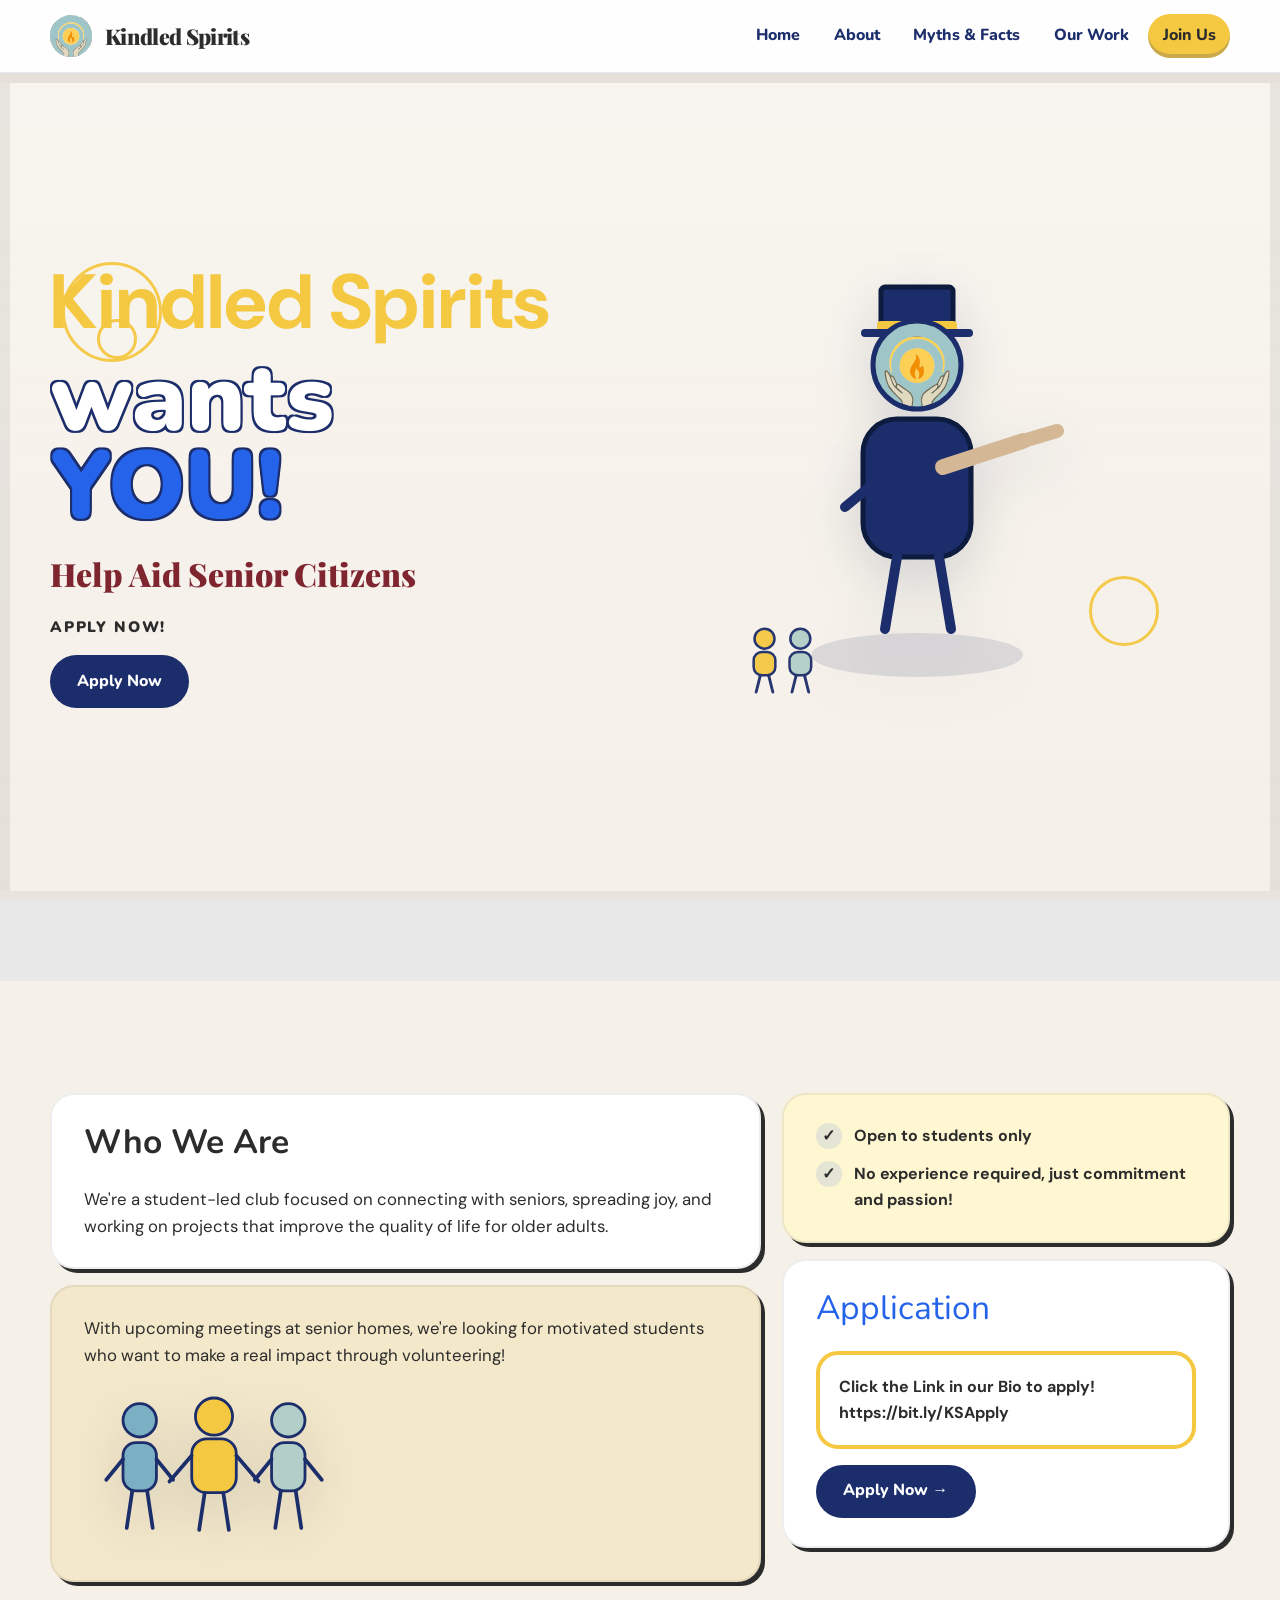
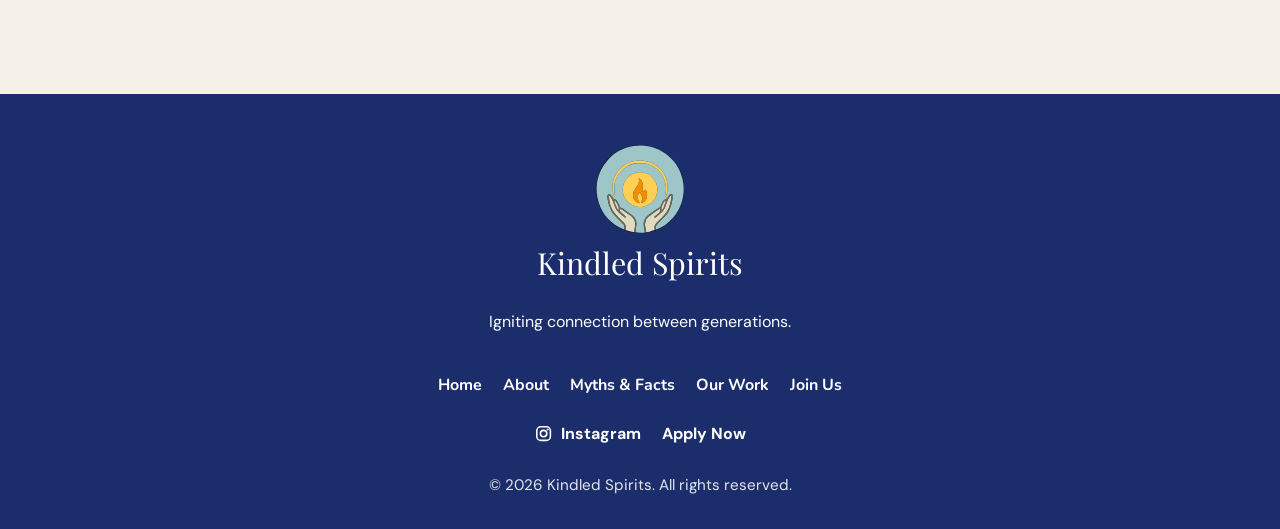
<file: join.html>
<!DOCTYPE html>
<html lang="en">
  <head>
    <meta charset="UTF-8" />
    <meta name="viewport" content="width=device-width, initial-scale=1.0" />
    <title>Kindled Spirits | Join Us</title>
    <meta
      name="description"
      content="Join Kindled Spirits, a student-led volunteer club in Frisco helping seniors through companionship, events, and advocacy."
    />
    <link rel="icon" type="image/svg+xml" href="assets/logo.svg" />
    <link
      href="https://fonts.googleapis.com/css2?family=Playfair+Display:ital,wght@0,700;0,900;1,700&amp;family=Nunito:wght@700;800;900&amp;family=DM+Sans:wght@400;500;600;700&amp;family=Caveat:wght@600&amp;display=swap"
      rel="stylesheet"
    />
    <link rel="stylesheet" href="css/styles.css" />
    <script defer src="js/main.js"></script>
  </head>
  <body>
    <header class="site-header">
      <nav class="navbar" aria-label="Primary">
        <div class="nav-inner">
          <a class="brand" href="index.html" aria-label="Kindled Spirits home">
            <img class="brand-mark" src="assets/logo.svg" alt="Kindled Spirits logo" />
            <span class="brand-name">Kindled Spirits</span>
          </a>
          <button
            class="nav-toggle"
            type="button"
            data-nav-toggle
            aria-expanded="false"
            aria-controls="primary-menu"
            aria-label="Open navigation menu"
          >
            <svg viewBox="0 0 24 24" fill="none" aria-hidden="true">
              <path d="M4 7H20" stroke="currentColor" stroke-width="2.4" stroke-linecap="round" />
              <path d="M4 12H20" stroke="currentColor" stroke-width="2.4" stroke-linecap="round" />
              <path d="M4 17H20" stroke="currentColor" stroke-width="2.4" stroke-linecap="round" />
            </svg>
          </button>
          <div class="nav-menu" id="primary-menu" data-nav-menu>
            <a class="nav-link" href="index.html" data-nav-link>Home</a>
            <a class="nav-link" href="about.html" data-nav-link>About</a>
            <a class="nav-link" href="myths.html" data-nav-link>Myths &amp; Facts</a>
            <a class="nav-link" href="events.html" data-nav-link>Our Work</a>
            <a class="nav-link nav-cta" href="join.html" aria-current="page" data-nav-link>Join Us</a>
          </div>
        </div>
      </nav>
    </header>

    <main class="site-main">
      <section class="hero-section join-hero">
        <div class="container recruit-grid reveal">
          <span class="gold-circle circle-sm" style="top: 12%; left: 4%;"></span>
          <span class="gold-circle circle-lg mobile-hide-ring" style="top: -1%; left: 1%;"></span>
          <span class="gold-circle circle-md" style="bottom: 14%; right: 6%;"></span>
          <div class="recruit-copy">
            <h1 class="join-brand">Kindled Spirits</h1>
            <p class="you-callout">
              <span class="wants">wants</span>
              <span class="you">YOU!</span>
            </p>
            <p class="recruit-tagline">Help Aid Senior Citizens</p>
            <p class="apply-small">Apply Now!</p>
            <div class="btn-row">
              <a class="btn btn-navy" href="https://bit.ly/KSApply" target="_blank" rel="noopener noreferrer">Apply Now</a>
            </div>
          </div>
          <div class="pointer-art">
            <div class="pointer-stage" aria-hidden="true">
              <svg class="pointer-figure" viewBox="0 0 360 420" fill="none" xmlns="http://www.w3.org/2000/svg">
                <ellipse cx="180" cy="378" rx="106" ry="22" fill="rgba(28,45,107,0.12)" />
                <rect x="144" y="10" width="72" height="44" rx="4" fill="#1C2D6B" stroke="#0D1B3E" stroke-width="5" />
                <rect x="140" y="44" width="80" height="12" rx="4" fill="#F5C842" />
                <path d="M128 56H232" stroke="#1C2D6B" stroke-width="8" stroke-linecap="round" />
                <rect x="126" y="142" width="108" height="138" rx="34" fill="#1C2D6B" stroke="#0D1B3E" stroke-width="5" />
                <path d="M154 192L108 230" stroke="#1C2D6B" stroke-width="10" stroke-linecap="round" />
                <path d="M206 190L286 164" stroke="#D4B896" stroke-width="16" stroke-linecap="round" />
                <path d="M286 164L320 154" stroke="#D4B896" stroke-width="14" stroke-linecap="round" />
                <path d="M160 280L148 352" stroke="#1C2D6B" stroke-width="10" stroke-linecap="round" />
                <path d="M202 280L214 352" stroke="#1C2D6B" stroke-width="10" stroke-linecap="round" />
                <image href="assets/logo.svg" x="136" y="44" width="88" height="88" preserveAspectRatio="xMidYMid slice" clip-path="url(#logoFaceClip)" />
                <circle cx="180" cy="88" r="44" fill="none" stroke="#1C2D6B" stroke-width="5" />
                <defs>
                  <clipPath id="logoFaceClip">
                    <circle cx="180" cy="88" r="44" />
                  </clipPath>
                </defs>
              </svg>
              <svg class="corner-elders" viewBox="0 0 120 90" fill="none" xmlns="http://www.w3.org/2000/svg">
                <circle cx="33" cy="20" r="12" fill="#F5C842" stroke="#1C2D6B" stroke-width="3" />
                <circle cx="76" cy="20" r="12" fill="#B2CEC8" stroke="#1C2D6B" stroke-width="3" />
                <rect x="20" y="36" width="26" height="28" rx="10" fill="#F5C842" stroke="#1C2D6B" stroke-width="3" />
                <rect x="63" y="36" width="26" height="28" rx="10" fill="#B2CEC8" stroke="#1C2D6B" stroke-width="3" />
                <path d="M28 64L23 84" stroke="#1C2D6B" stroke-width="3.5" stroke-linecap="round" />
                <path d="M38 64L43 84" stroke="#1C2D6B" stroke-width="3.5" stroke-linecap="round" />
                <path d="M71 64L66 84" stroke="#1C2D6B" stroke-width="3.5" stroke-linecap="round" />
                <path d="M81 64L86 84" stroke="#1C2D6B" stroke-width="3.5" stroke-linecap="round" />
              </svg>
            </div>
          </div>
        </div>
      </section>

      <section class="page-section" style="background:var(--cream);">
        <div class="container reveal">
          <div class="who-grid">
            <div class="info-stack">
              <article class="card">
                <h2 class="friendly-title">Who We Are</h2>
                <p class="body-copy" style="margin:0;">
                  We're a student-led club focused on connecting with seniors, spreading joy, and working on projects that improve the quality of life for older adults.
                </p>
              </article>
              <article class="card student-note">
                <p class="body-copy" style="margin:0 0 1rem;">
                  With upcoming meetings at senior homes, we're looking for motivated students who want to make a real impact through volunteering!
                </p>
                <svg class="student-illustration" viewBox="0 0 280 180" fill="none" xmlns="http://www.w3.org/2000/svg" aria-hidden="true">
                  <circle cx="60" cy="38" r="18" fill="#7BAFC4" stroke="#1C2D6B" stroke-width="3" />
                  <circle cx="140" cy="34" r="20" fill="#F5C842" stroke="#1C2D6B" stroke-width="3" />
                  <circle cx="220" cy="38" r="18" fill="#B2CEC8" stroke="#1C2D6B" stroke-width="3" />
                  <rect x="42" y="62" width="36" height="52" rx="14" fill="#7BAFC4" stroke="#1C2D6B" stroke-width="3" />
                  <rect x="116" y="58" width="48" height="58" rx="16" fill="#F5C842" stroke="#1C2D6B" stroke-width="3" />
                  <rect x="202" y="62" width="36" height="52" rx="14" fill="#B2CEC8" stroke="#1C2D6B" stroke-width="3" />
                  <path d="M52 114L46 154" stroke="#1C2D6B" stroke-width="4" stroke-linecap="round" />
                  <path d="M68 114L74 154" stroke="#1C2D6B" stroke-width="4" stroke-linecap="round" />
                  <path d="M130 116L124 156" stroke="#1C2D6B" stroke-width="4" stroke-linecap="round" />
                  <path d="M150 116L156 156" stroke="#1C2D6B" stroke-width="4" stroke-linecap="round" />
                  <path d="M212 114L206 154" stroke="#1C2D6B" stroke-width="4" stroke-linecap="round" />
                  <path d="M228 114L234 154" stroke="#1C2D6B" stroke-width="4" stroke-linecap="round" />
                  <path d="M42 80L24 102" stroke="#1C2D6B" stroke-width="4" stroke-linecap="round" />
                  <path d="M78 80L96 102" stroke="#1C2D6B" stroke-width="4" stroke-linecap="round" />
                  <path d="M116 76L92 104" stroke="#1C2D6B" stroke-width="4" stroke-linecap="round" />
                  <path d="M164 76L188 104" stroke="#1C2D6B" stroke-width="4" stroke-linecap="round" />
                  <path d="M202 80L184 102" stroke="#1C2D6B" stroke-width="4" stroke-linecap="round" />
                  <path d="M238 80L256 102" stroke="#1C2D6B" stroke-width="4" stroke-linecap="round" />
                </svg>
              </article>
            </div>
            <div class="student-card">
              <article class="card mini-card">
                <ul class="check-list">
                  <li><span>✓</span> Open to students only</li>
                  <li><span>✓</span> No experience required, just commitment and passion!</li>
                </ul>
              </article>
              <article class="card">
                <p class="friendly-title application-label">Application</p>
                <div class="application-box">
                  Click the Link in our Bio to apply!
                  <br />
                  <a href="https://bit.ly/KSApply" target="_blank" rel="noopener noreferrer">https://bit.ly/KSApply</a>
                </div>
                <div class="btn-row" style="margin-top:1rem;">
                  <a class="btn btn-navy" href="https://bit.ly/KSApply" target="_blank" rel="noopener noreferrer">Apply Now →</a>
                </div>
              </article>
            </div>
          </div>
        </div>
      </section>
    </main>

    <footer class="footer">
      <div class="footer-inner">
        <div class="footer-brand">
          <img src="assets/logo.svg" alt="Kindled Spirits logo" />
          <div class="footer-brand-name">Kindled Spirits</div>
          <p>Igniting connection between generations.</p>
        </div>
        <div class="footer-links" aria-label="Footer links">
          <a href="index.html">Home</a>
          <a href="about.html">About</a>
          <a href="myths.html">Myths &amp; Facts</a>
          <a href="events.html">Our Work</a>
          <a href="join.html">Join Us</a>
        </div>
        <div class="footer-actions">
          <a href="https://www.instagram.com/kindled.spirits_/" target="_blank" rel="noopener noreferrer">
            <span style="display:inline-flex;align-items:center;gap:0.45rem;">
              <svg class="social-icon" viewBox="0 0 24 24" fill="none" aria-hidden="true">
                <rect x="3.5" y="3.5" width="17" height="17" rx="5" stroke="currentColor" stroke-width="2" />
                <circle cx="12" cy="12" r="4" stroke="currentColor" stroke-width="2" />
                <circle cx="17.2" cy="6.8" r="1.3" fill="currentColor" />
              </svg>
              Instagram
            </span>
          </a>
          <a href="https://bit.ly/KSApply" target="_blank" rel="noopener noreferrer">Apply Now</a>
        </div>
        <div class="footer-meta">© 2026 Kindled Spirits. All rights reserved.</div>
      </div>
    </footer>
  </body>
</html>
</file>
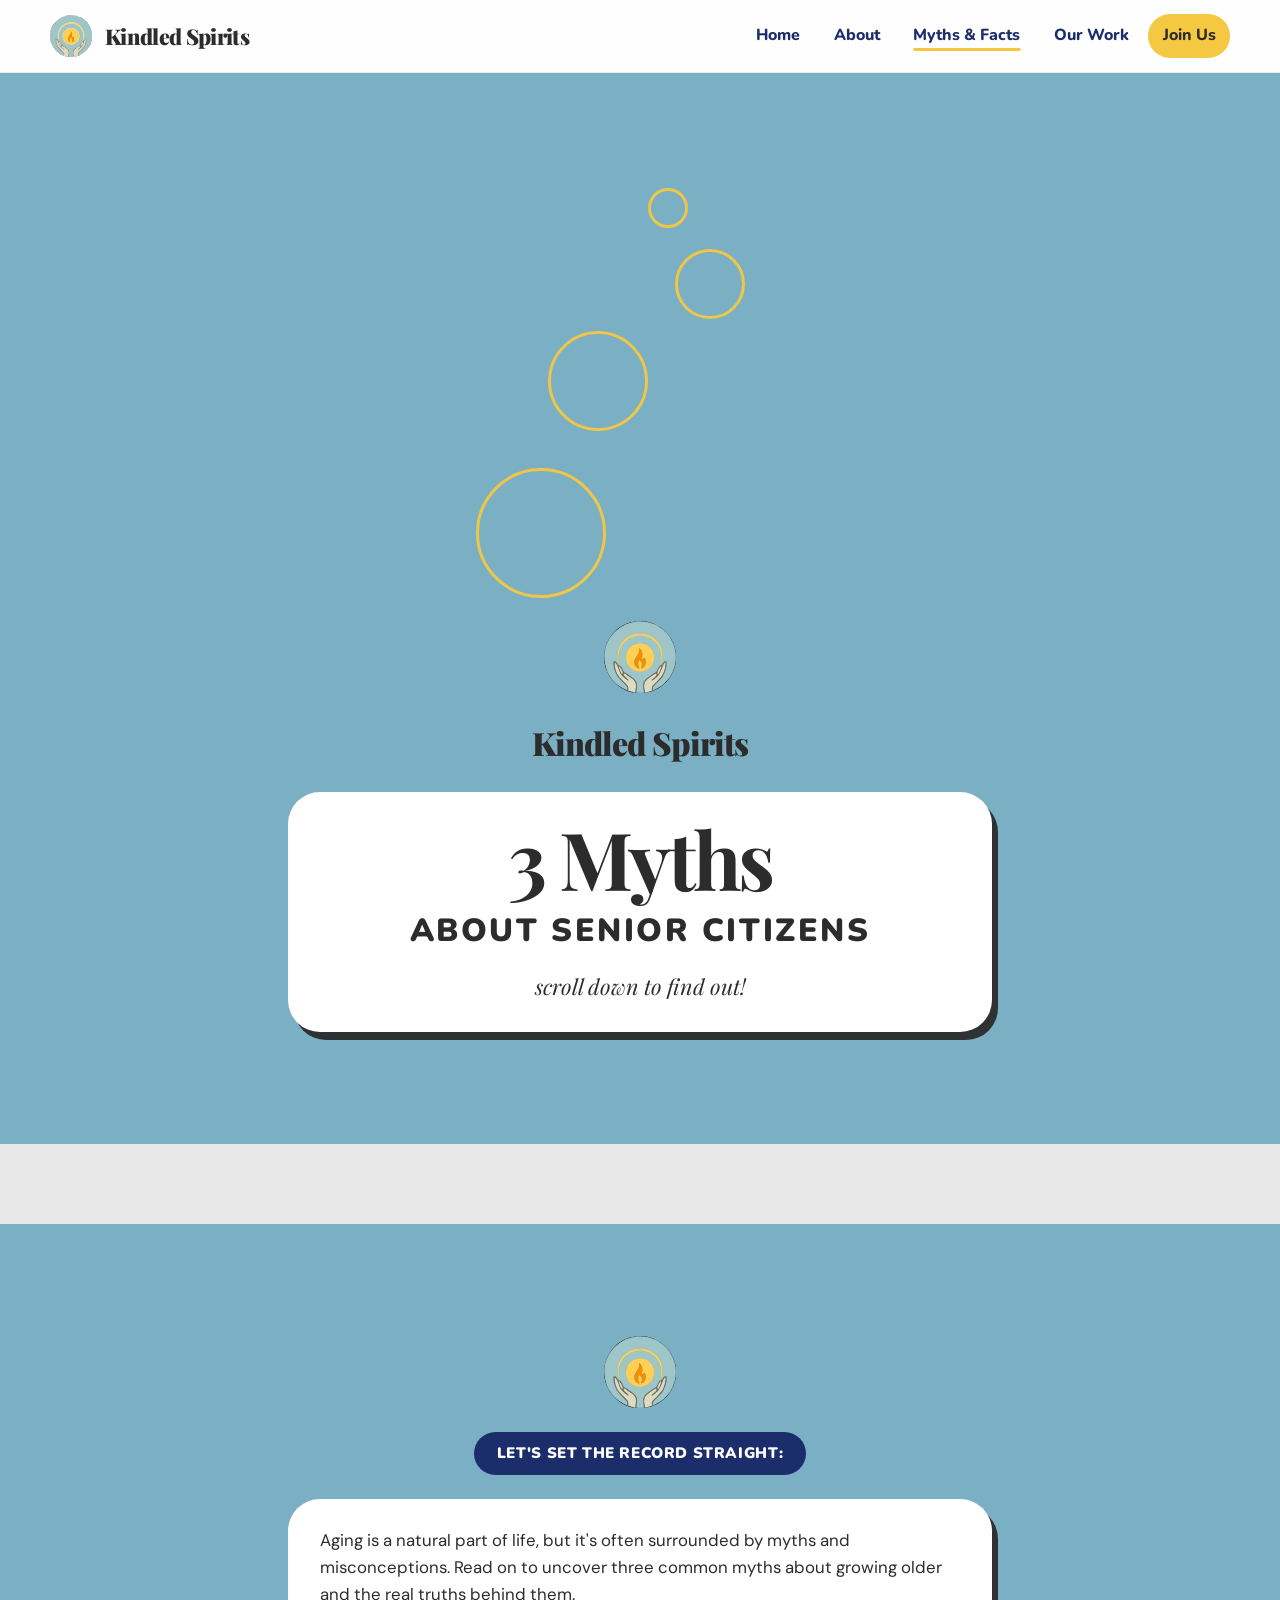
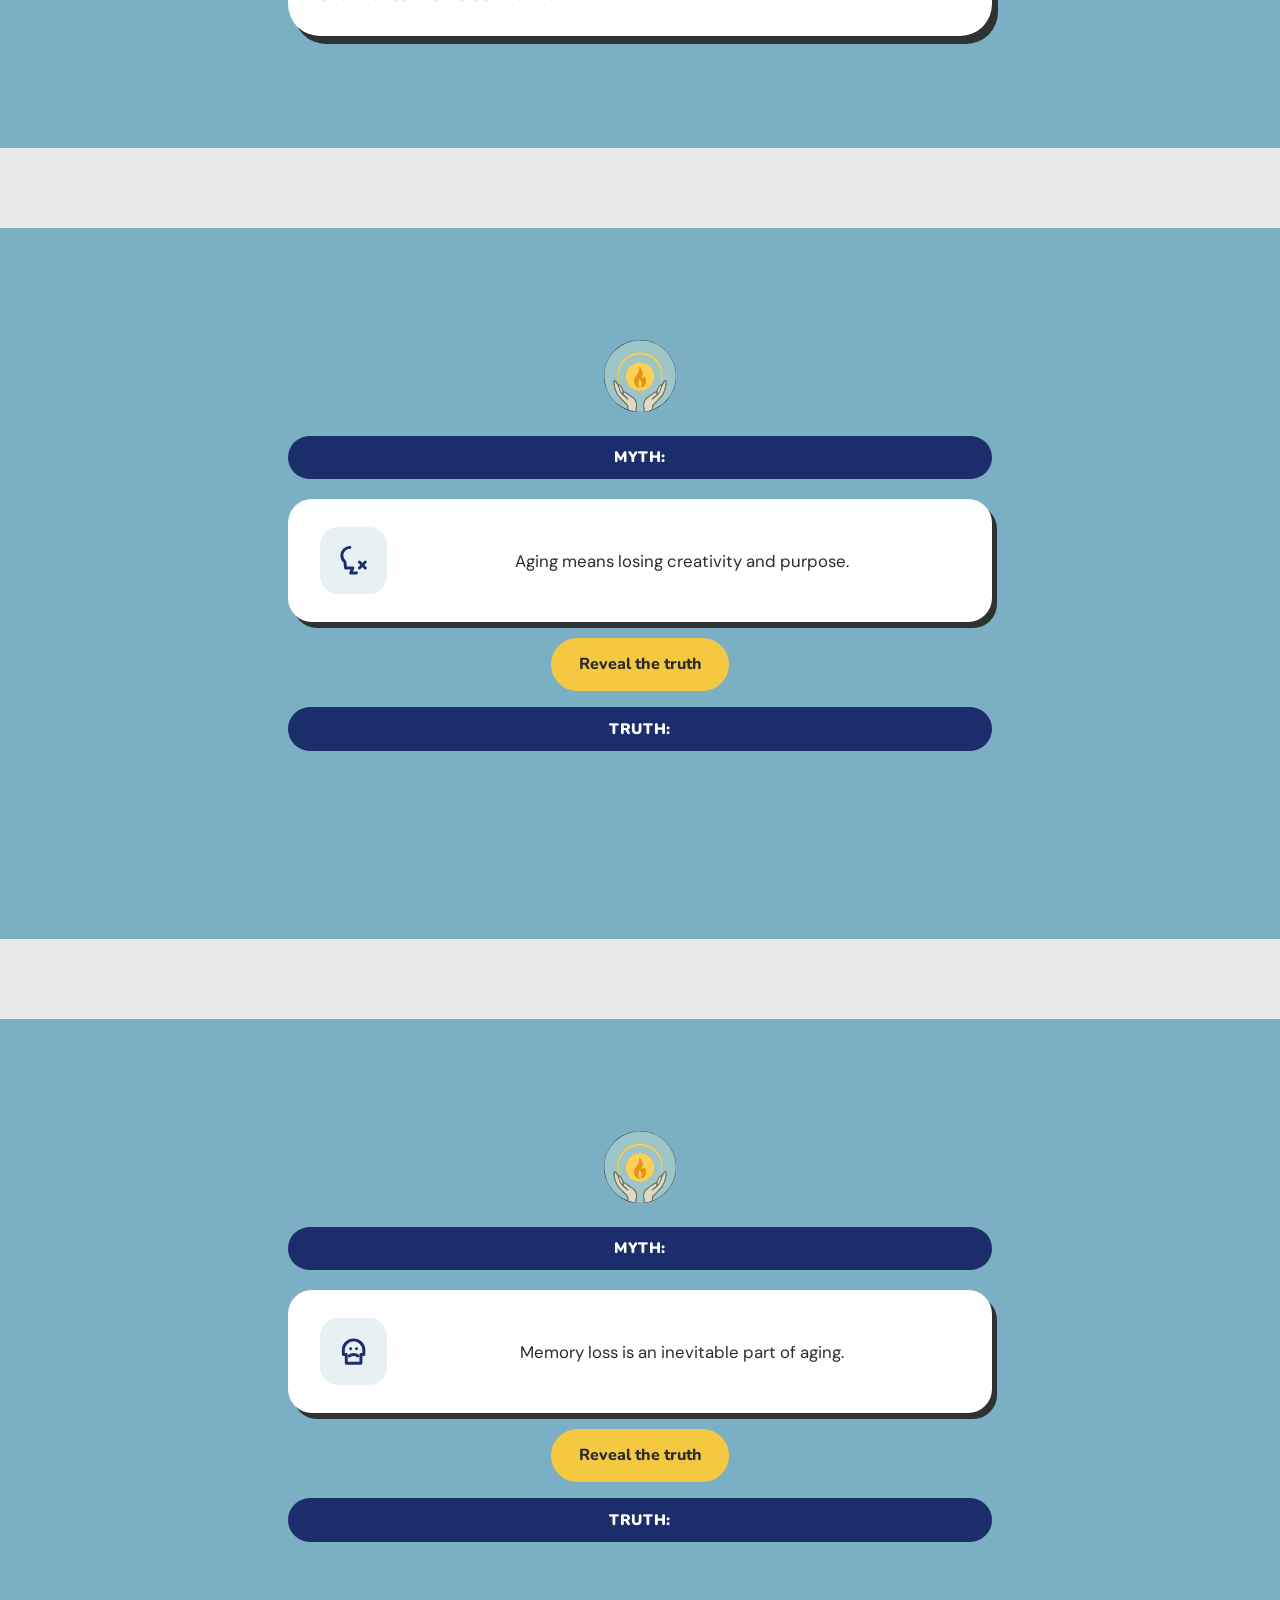
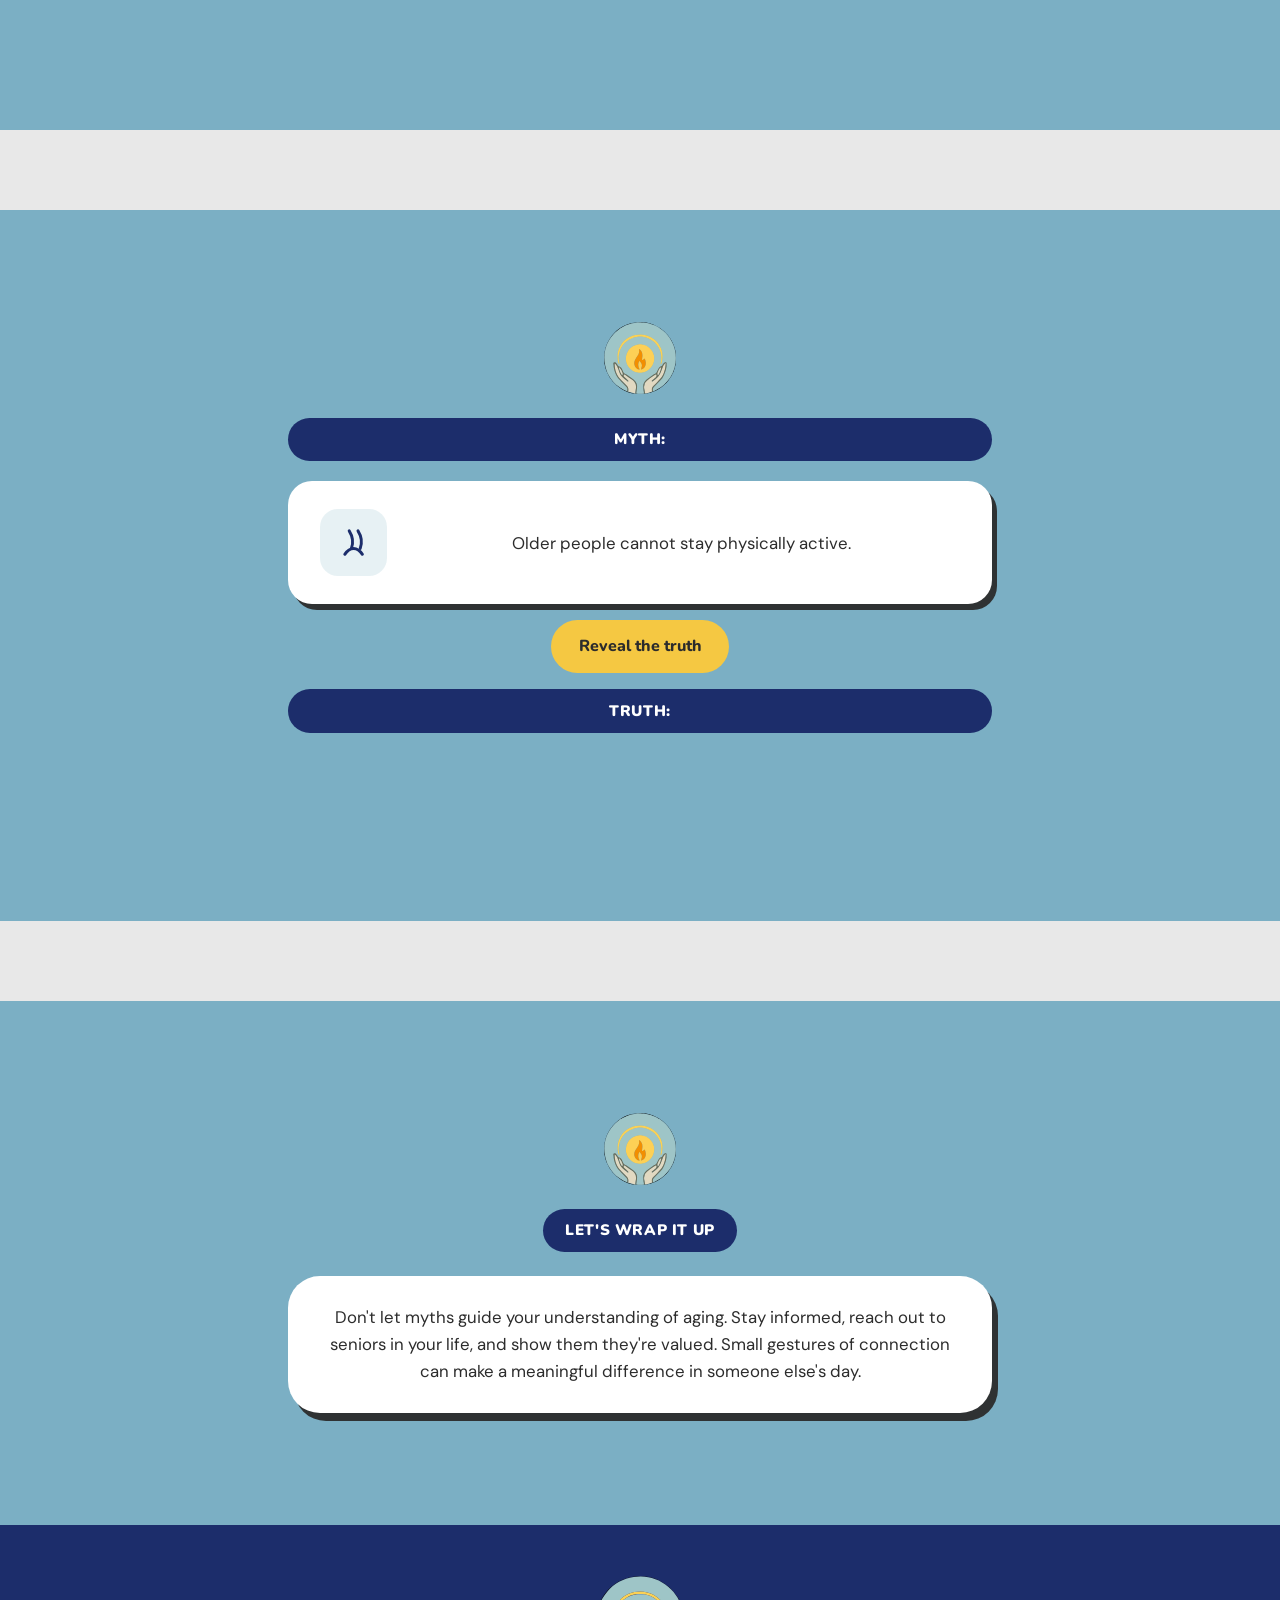
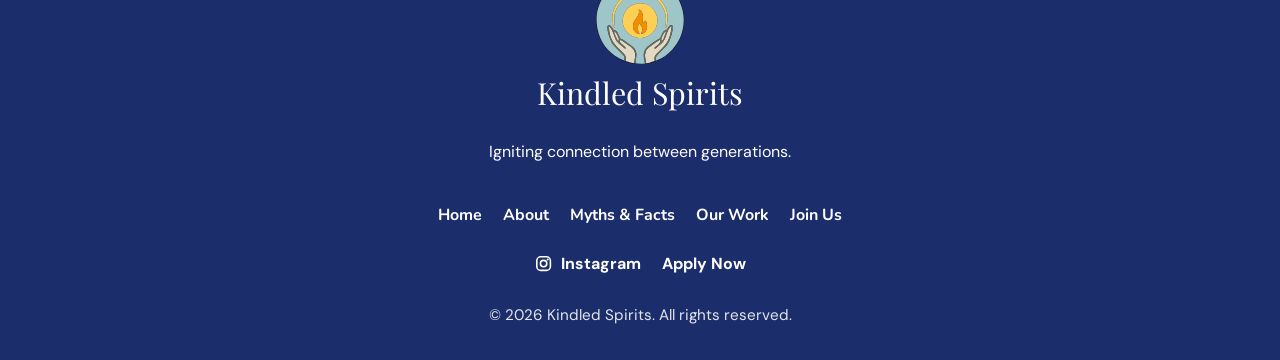
<file: myths.html>
<!DOCTYPE html>
<html lang="en">
  <head>
    <meta charset="UTF-8" />
    <meta name="viewport" content="width=device-width, initial-scale=1.0" />
    <title>Kindled Spirits | Myths &amp; Facts</title>
    <meta
      name="description"
      content="Kindled Spirits shares three common myths about aging and the truths that help us better support older adults."
    />
    <link rel="icon" type="image/svg+xml" href="assets/logo.svg" />
    <link
      href="https://fonts.googleapis.com/css2?family=Playfair+Display:ital,wght@0,700;0,900;1,700&amp;family=Nunito:wght@700;800;900&amp;family=DM+Sans:wght@400;500;600;700&amp;family=Caveat:wght@600&amp;display=swap"
      rel="stylesheet"
    />
    <link rel="stylesheet" href="css/styles.css" />
    <script defer src="js/main.js"></script>
  </head>
  <body>
    <header class="site-header">
      <nav class="navbar" aria-label="Primary">
        <div class="nav-inner">
          <a class="brand" href="index.html" aria-label="Kindled Spirits home">
            <img class="brand-mark" src="assets/logo.svg" alt="Kindled Spirits logo" />
            <span class="brand-name">Kindled Spirits</span>
          </a>
          <button
            class="nav-toggle"
            type="button"
            data-nav-toggle
            aria-expanded="false"
            aria-controls="primary-menu"
            aria-label="Open navigation menu"
          >
            <svg viewBox="0 0 24 24" fill="none" aria-hidden="true">
              <path d="M4 7H20" stroke="currentColor" stroke-width="2.4" stroke-linecap="round" />
              <path d="M4 12H20" stroke="currentColor" stroke-width="2.4" stroke-linecap="round" />
              <path d="M4 17H20" stroke="currentColor" stroke-width="2.4" stroke-linecap="round" />
            </svg>
          </button>
          <div class="nav-menu" id="primary-menu" data-nav-menu>
            <a class="nav-link" href="index.html" data-nav-link>Home</a>
            <a class="nav-link" href="about.html" data-nav-link>About</a>
            <a class="nav-link" href="myths.html" aria-current="page" data-nav-link>Myths &amp; Facts</a>
            <a class="nav-link" href="events.html" data-nav-link>Our Work</a>
            <a class="nav-link nav-cta" href="join.html" data-nav-link>Join Us</a>
          </div>
        </div>
      </nav>
    </header>

    <main class="site-main">
      <section class="page-section myths-page myths-intro">
        <div class="container reveal">
          <div class="post-shell myths-hero-shell">
            <span class="gold-circle circle-sm" style="top: 8%; left: 4%;"></span>
            <span class="gold-circle circle-md" style="top: 0; left: 10%;"></span>
            <span class="gold-circle circle-lg" style="bottom: 12%; right: 6%;"></span>
            <span class="gold-circle circle-xl" style="bottom: -1%; right: 14%;"></span>
            <img class="post-logo" src="assets/logo.svg" alt="Kindled Spirits logo" />
            <div>
              <div class="brand-name" style="font-size:2rem;">Kindled Spirits</div>
            </div>
            <article class="post-card">
              <h1 class="display-title">3 Myths</h1>
              <p class="myth-subheading">ABOUT SENIOR CITIZENS</p>
              <p class="body-copy" style="font-family:'Playfair Display', serif;font-style:italic;font-size:1.35rem;margin:0;">scroll down to find out!</p>
            </article>
          </div>
        </div>
      </section>

      <section class="page-section myths-page">
        <div class="container reveal">
          <div class="post-shell">
            <img class="post-logo" src="assets/logo.svg" alt="Kindled Spirits logo" />
            <span class="pill-banner">Let's set the record straight:</span>
            <article class="post-card setup-card">
              <p class="body-copy" style="margin:0;">
                Aging is a natural part of life, but it's often surrounded by myths and misconceptions. Read on to uncover three common myths about growing older and the real truths behind them.
              </p>
            </article>
          </div>
        </div>
      </section>

      <section class="page-section myths-page">
        <div class="container reveal">
          <div class="post-shell">
            <img class="post-logo" src="assets/logo.svg" alt="Kindled Spirits logo" />
            <article class="myth-stack auto-reveal" data-reveal-delay="3000">
              <div class="myth-row">
                <span class="pill-banner fact-label">Myth:</span>
                <div class="fact-card">
                  <div class="fact-card-inner">
                    <div class="fact-icon" aria-hidden="true">
                      <svg viewBox="0 0 24 24" fill="none">
                        <path d="M9.5 3C6.462 3 4 5.462 4 8.5C4 10.247 4.811 11.806 6.079 12.815L6.5 17H11.5L10 20.5H14" stroke="currentColor" stroke-width="2" stroke-linecap="round" stroke-linejoin="round" />
                        <path d="M16 13L20 17M20 13L16 17" stroke="currentColor" stroke-width="2" stroke-linecap="round" />
                      </svg>
                    </div>
                    <div>
                      <p>Aging means losing creativity and purpose.</p>
                    </div>
                  </div>
                </div>
              </div>
              <button class="btn btn-gold reveal-truth" type="button" data-reveal-button aria-expanded="false" aria-controls="truth-1">
                Reveal the truth
              </button>
              <div class="myth-row">
                <span class="pill-banner fact-label">Truth:</span>
                <div class="fact-card truth-card" id="truth-1">
                  <div class="fact-card-inner">
                    <div class="fact-icon" aria-hidden="true">
                      <svg viewBox="0 0 24 24" fill="none">
                        <path d="M12 3L14.9 8.876L21 9.764L16.5 14.15L17.56 20.236L12 17.312L6.44 20.236L7.5 14.15L3 9.764L9.1 8.876L12 3Z" stroke="currentColor" stroke-width="2" stroke-linejoin="round" />
                      </svg>
                    </div>
                    <div>
                      <p>Many older adults find more time to explore passions, volunteer, and create. One's creativity doesn't just disappear, it <strong>grows</strong>.</p>
                    </div>
                  </div>
                </div>
              </div>
            </article>
          </div>
        </div>
      </section>

      <section class="page-section myths-page">
        <div class="container reveal">
          <div class="post-shell">
            <img class="post-logo" src="assets/logo.svg" alt="Kindled Spirits logo" />
            <article class="myth-stack auto-reveal" data-reveal-delay="3000">
              <div class="myth-row">
                <span class="pill-banner fact-label">Myth:</span>
                <div class="fact-card">
                  <div class="fact-card-inner">
                    <div class="fact-icon" aria-hidden="true">
                      <svg viewBox="0 0 24 24" fill="none">
                        <path d="M12 4C8.134 4 5 7.134 5 11V14H7V20H17V14H19V11C19 7.134 15.866 4 12 4Z" stroke="currentColor" stroke-width="2" stroke-linejoin="round" />
                        <path d="M10 10H10.01M14 10H14.01M9 15C9.8 14.4 10.8 14 12 14C13.2 14 14.2 14.4 15 15" stroke="currentColor" stroke-width="2" stroke-linecap="round" />
                      </svg>
                    </div>
                    <div>
                      <p>Memory loss is an inevitable part of aging.</p>
                    </div>
                  </div>
                </div>
              </div>
              <button class="btn btn-gold reveal-truth" type="button" data-reveal-button aria-expanded="false" aria-controls="truth-2">
                Reveal the truth
              </button>
              <div class="myth-row">
                <span class="pill-banner fact-label">Truth:</span>
                <div class="fact-card truth-card" id="truth-2">
                  <div class="fact-card-inner">
                    <div class="fact-icon" aria-hidden="true">
                      <svg viewBox="0 0 24 24" fill="none">
                        <path d="M12 3C7.582 3 4 6.582 4 11C4 15.418 7.582 19 12 19C16.418 19 20 15.418 20 11C20 6.582 16.418 3 12 3Z" stroke="currentColor" stroke-width="2" />
                        <path d="M12 7V11L15 13" stroke="currentColor" stroke-width="2" stroke-linecap="round" />
                        <path d="M9 21H15" stroke="currentColor" stroke-width="2" stroke-linecap="round" />
                      </svg>
                    </div>
                    <div>
                      <p>Occasional forgetfulness is normal, but significant memory decline isn't. Staying mentally active, social, and healthy can help keep the brain sharp!</p>
                    </div>
                  </div>
                </div>
              </div>
            </article>
          </div>
        </div>
      </section>

      <section class="page-section myths-page">
        <div class="container reveal">
          <div class="post-shell">
            <img class="post-logo" src="assets/logo.svg" alt="Kindled Spirits logo" />
            <article class="myth-stack auto-reveal" data-reveal-delay="3000">
              <div class="myth-row">
                <span class="pill-banner fact-label">Myth:</span>
                <div class="fact-card">
                  <div class="fact-card-inner">
                    <div class="fact-icon" aria-hidden="true">
                      <svg viewBox="0 0 24 24" fill="none">
                        <path d="M9 4C11.5 8 12 12 10.5 16" stroke="currentColor" stroke-width="2" stroke-linecap="round" />
                        <path d="M15 4C17.5 8 18 12 16.5 16" stroke="currentColor" stroke-width="2" stroke-linecap="round" />
                        <path d="M6 20C8 17 10.5 16 12 16C13.5 16 16 17 18 20" stroke="currentColor" stroke-width="2" stroke-linecap="round" />
                      </svg>
                    </div>
                    <div>
                      <p>Older people cannot stay physically active.</p>
                    </div>
                  </div>
                </div>
              </div>
              <button class="btn btn-gold reveal-truth" type="button" data-reveal-button aria-expanded="false" aria-controls="truth-3">
                Reveal the truth
              </button>
              <div class="myth-row">
                <span class="pill-banner fact-label">Truth:</span>
                <div class="fact-card truth-card" id="truth-3">
                  <div class="fact-card-inner">
                    <div class="fact-icon" aria-hidden="true">
                      <svg viewBox="0 0 24 24" fill="none">
                        <circle cx="12" cy="5" r="2.5" stroke="currentColor" stroke-width="2" />
                        <path d="M12 8L10 12L7 14" stroke="currentColor" stroke-width="2" stroke-linecap="round" />
                        <path d="M12 8L14 12L18 13" stroke="currentColor" stroke-width="2" stroke-linecap="round" />
                        <path d="M10.5 12L12 18" stroke="currentColor" stroke-width="2" stroke-linecap="round" />
                        <path d="M13.2 12L11 21" stroke="currentColor" stroke-width="2" stroke-linecap="round" />
                      </svg>
                    </div>
                    <div>
                      <p>Regular movement — even just gentle walks or chair yoga — improves balance, mood, and longevity. It's never too late to start moving and stay healthy!</p>
                    </div>
                  </div>
                </div>
              </div>
            </article>
          </div>
        </div>
      </section>

      <section class="page-section myths-page">
        <div class="container reveal">
          <div class="post-shell">
            <img class="post-logo" src="assets/logo.svg" alt="Kindled Spirits logo" />
            <span class="pill-banner">Let's Wrap It Up</span>
            <article class="post-card">
              <p class="body-copy" style="margin:0;">
                Don't let myths guide your understanding of aging. Stay informed, reach out to seniors in your life, and show them they're valued. Small gestures of connection can make a meaningful difference in someone else's day.
              </p>
            </article>
          </div>
        </div>
      </section>
    </main>

    <footer class="footer">
      <div class="footer-inner">
        <div class="footer-brand">
          <img src="assets/logo.svg" alt="Kindled Spirits logo" />
          <div class="footer-brand-name">Kindled Spirits</div>
          <p>Igniting connection between generations.</p>
        </div>
        <div class="footer-links" aria-label="Footer links">
          <a href="index.html">Home</a>
          <a href="about.html">About</a>
          <a href="myths.html">Myths &amp; Facts</a>
          <a href="events.html">Our Work</a>
          <a href="join.html">Join Us</a>
        </div>
        <div class="footer-actions">
          <a href="https://www.instagram.com/kindled.spirits_/" target="_blank" rel="noopener noreferrer">
            <span style="display:inline-flex;align-items:center;gap:0.45rem;">
              <svg class="social-icon" viewBox="0 0 24 24" fill="none" aria-hidden="true">
                <rect x="3.5" y="3.5" width="17" height="17" rx="5" stroke="currentColor" stroke-width="2" />
                <circle cx="12" cy="12" r="4" stroke="currentColor" stroke-width="2" />
                <circle cx="17.2" cy="6.8" r="1.3" fill="currentColor" />
              </svg>
              Instagram
            </span>
          </a>
          <a href="https://bit.ly/KSApply" target="_blank" rel="noopener noreferrer">Apply Now</a>
        </div>
        <div class="footer-meta">© 2026 Kindled Spirits. All rights reserved.</div>
      </div>
    </footer>
  </body>
</html>
</file>
<file: css/styles.css>
:root {
  --gold: #F5C842;
  --teal: #7BAFC4;
  --navy: #1C2D6B;
  --dark: #2C2C2C;
  --cream: #F5F0E8;
  --lightgray: #E8E8E8;
  --white: #FFFFFF;
  --space: #0D1B3E;
  --blue-cta: #2563EB;
  --mint: #B2CEC8;
  --sky: #90C8E8;
  --shadow: 4px 4px 0px var(--dark);
  --radius-card: 24px;
  --radius-pill: 999px;
  --site-width: min(1180px, calc(100% - 2rem));
}

*,
*::before,
*::after {
  box-sizing: border-box;
}

html {
  scroll-behavior: smooth;
}

body {
  margin: 0;
  font-family: "DM Sans", sans-serif;
  color: var(--dark);
  background: var(--lightgray);
  line-height: 1.6;
}

body.nav-open {
  overflow: hidden;
}

::selection {
  background: rgba(245, 200, 66, 0.45);
  color: var(--dark);
}

img,
svg {
  display: block;
  max-width: 100%;
}

a {
  color: inherit;
  text-decoration: none;
}

button,
a,
input,
textarea,
select {
  font: inherit;
}

button {
  border: 0;
  background: none;
}

:focus-visible {
  outline: 3px solid var(--blue-cta);
  outline-offset: 3px;
}

.visually-hidden {
  position: absolute;
  width: 1px;
  height: 1px;
  padding: 0;
  margin: -1px;
  overflow: hidden;
  clip: rect(0, 0, 0, 0);
  border: 0;
}

.site-main {
  overflow: clip;
}

.site-main > .hero-section:not(:last-child),
.site-main > .page-section:not(:last-child) {
  margin-bottom: 80px;
}

.container {
  width: var(--site-width);
  margin: 0 auto;
}

.page-section,
.hero-section {
  position: relative;
  padding: 5rem 0;
  scroll-margin-top: 6rem;
}

.hero-section {
  min-height: calc(100vh - 4.5rem);
  display: flex;
  align-items: center;
}

.section-title,
.display-title,
.hero-wordmark,
.footer-brand-name {
  font-family: "Playfair Display", serif;
}

.display-title {
  margin: 0;
  font-size: clamp(2.8rem, 7vw, 5rem);
  line-height: 0.96;
  letter-spacing: -0.04em;
}

.section-title {
  margin: 0 0 1.5rem;
  font-size: clamp(2rem, 4.4vw, 3.5rem);
  line-height: 1.05;
}

.friendly-title,
.nav-link,
.pill-banner,
.btn,
.myth-subheading,
.eyebrow,
.tag,
.stat-label,
.quote-credit,
.plan-pillar,
.footer-links a {
  font-family: "Nunito", sans-serif;
}

.friendly-title {
  margin: 0 0 1.5rem;
  font-size: clamp(1.4rem, 3vw, 2.1rem);
  line-height: 1.15;
}

.handwritten {
  font-family: "Caveat", cursive;
}

.eyebrow {
  margin: 0 0 0.75rem;
  font-size: 1rem;
  font-weight: 800;
  letter-spacing: 0.12em;
  text-transform: uppercase;
}

.lede,
.body-copy {
  font-size: 1.05rem;
}

.body-copy strong {
  font-weight: 700;
}

.card {
  border-radius: var(--radius-card);
  background: var(--white);
  box-shadow: var(--shadow);
  padding: 1.25rem;
  border: 2px solid rgba(44, 44, 44, 0.08);
}

.card:hover {
  transform: translateY(-4px);
  box-shadow: 6px 8px 0px var(--dark);
}

.card,
.btn,
.polaroid,
.nav-menu,
.truth-card {
  transition: transform 0.22s ease, box-shadow 0.22s ease, opacity 0.3s ease;
}

.pill-banner {
  display: inline-flex;
  align-items: center;
  justify-content: center;
  min-height: 2.7rem;
  padding: 0.6rem 1.4rem;
  border-radius: var(--radius-pill);
  background: var(--navy);
  color: var(--white);
  font-size: 0.95rem;
  font-weight: 900;
  letter-spacing: 0.04em;
  text-transform: uppercase;
}

.btn-row {
  display: flex;
  flex-wrap: wrap;
  gap: 1rem;
}

.btn {
  display: inline-flex;
  align-items: center;
  justify-content: center;
  min-height: 3.2rem;
  padding: 0.85rem 1.7rem;
  border-radius: var(--radius-pill);
  font-size: 1rem;
  font-weight: 800;
  cursor: pointer;
  text-align: center;
}

.btn:hover,
.btn:focus-visible {
  transform: scale(1.03);
  filter: brightness(1.03);
}

.btn-gold {
  background: var(--gold);
  color: var(--dark);
}

.btn-navy {
  background: var(--navy);
  color: var(--white);
}

.btn-white {
  background: var(--white);
  color: var(--navy);
}

.gold-circle {
  position: absolute;
  border: 3px solid var(--gold);
  border-radius: 50%;
  pointer-events: none;
  opacity: 0.95;
  z-index: 0;
}

.gold-circle.circle-sm {
  width: 40px;
  height: 40px;
}

.gold-circle.circle-md {
  width: 70px;
  height: 70px;
}

.gold-circle.circle-lg {
  width: 100px;
  height: 100px;
}

.gold-circle.circle-xl {
  width: 130px;
  height: 130px;
}

.section-yellow-border {
  border: 8px solid var(--gold);
  border-radius: 28px;
  margin: 0 auto;
  width: min(1200px, calc(100% - 2rem));
  background: linear-gradient(180deg, rgba(255, 255, 255, 0.18), rgba(255, 255, 255, 0));
}

.section-yellow-border .container {
  width: min(1120px, calc(100% - 2rem));
}

.polaroid {
  background: var(--white);
  padding: 0.7rem 0.7rem 1.8rem;
  border: 6px solid #4A80A4;
  box-shadow: 4px 6px 16px rgba(0, 0, 0, 0.2);
  display: flex;
  flex-direction: column;
}

.polaroid:hover {
  transform: rotate(0deg) scale(1.03);
}

.reveal {
  opacity: 0;
  transform: translateY(30px);
}

.reveal.is-visible {
  opacity: 1;
  transform: translateY(0);
}

.blob {
  border-radius: 60% 40% 30% 70% / 60% 30% 70% 40%;
  animation: morphBlob 12s ease-in-out infinite;
}

.site-header {
  position: sticky;
  top: 0;
  z-index: 100;
  background: rgba(255, 255, 255, 0.92);
  border-bottom: 1px solid rgba(28, 45, 107, 0.1);
  backdrop-filter: blur(10px);
}

.navbar {
  min-height: 4.5rem;
}

.nav-inner {
  width: var(--site-width);
  min-height: 4.5rem;
  margin: 0 auto;
  position: relative;
  display: flex;
  align-items: center;
  justify-content: space-between;
  gap: 1rem;
}

.brand {
  display: inline-flex;
  align-items: center;
  gap: 0.8rem;
  min-width: 0;
}

.brand-mark {
  width: 42px;
  height: 42px;
  flex: 0 0 auto;
}

.brand-name {
  font-family: "Playfair Display", serif;
  font-size: 1.35rem;
  font-weight: 900;
  color: var(--dark);
  letter-spacing: -0.03em;
}

.nav-toggle {
  width: 2.8rem;
  height: 2.8rem;
  border-radius: 50%;
  border: 2px solid rgba(28, 45, 107, 0.16);
  color: var(--navy);
  display: inline-flex;
  align-items: center;
  justify-content: center;
  cursor: pointer;
}

.nav-toggle svg {
  width: 1.3rem;
  height: 1.3rem;
}

.nav-menu {
  position: absolute;
  top: calc(100% + 0.6rem);
  left: 1rem;
  right: 1rem;
  display: flex;
  flex-direction: column;
  gap: 0.3rem;
  padding: 1rem;
  border-radius: 24px;
  background: var(--white);
  box-shadow: 0 24px 50px rgba(13, 27, 62, 0.18);
  opacity: 0;
  transform: translateY(-18px);
  pointer-events: none;
}

body.nav-open .nav-menu {
  opacity: 1;
  transform: translateY(0);
  pointer-events: auto;
}

.nav-link {
  display: inline-flex;
  align-items: center;
  justify-content: flex-start;
  min-height: 2.9rem;
  padding: 0.35rem 0.8rem;
  border-radius: 999px;
  font-weight: 800;
  color: var(--navy);
}

.nav-link:hover,
.nav-link:focus-visible {
  background: rgba(123, 175, 196, 0.14);
}

.nav-link[aria-current="page"] {
  text-decoration: underline;
  text-decoration-thickness: 3px;
  text-decoration-color: var(--gold);
  text-underline-offset: 0.5rem;
}

.nav-cta {
  background: var(--gold);
  color: var(--dark);
}

.nav-cta[aria-current="page"] {
  text-decoration: none;
  box-shadow: inset 0 -4px 0 rgba(28, 45, 107, 0.2);
}

.footer {
  background: var(--navy);
  color: var(--white);
  padding: 3.2rem 0 2rem;
}

.footer-inner {
  width: var(--site-width);
  margin: 0 auto;
  display: grid;
  gap: 1.4rem;
  justify-items: center;
  text-align: center;
}

.footer-brand {
  display: grid;
  gap: 0.9rem;
  justify-items: center;
}

.footer-brand img {
  width: 88px;
}

.footer-brand-name {
  font-size: 1.9rem;
  line-height: 1;
}

.footer-links,
.footer-actions {
  display: flex;
  flex-wrap: wrap;
  justify-content: center;
  gap: 1rem 1.3rem;
}

.footer-links a,
.footer-actions a {
  color: var(--white);
  font-weight: 700;
}

.footer-links a:hover,
.footer-actions a:hover,
.footer-links a:focus-visible,
.footer-actions a:focus-visible {
  color: var(--gold);
}

.footer-meta {
  font-size: 0.95rem;
  opacity: 0.88;
}

.social-icon {
  width: 1.2rem;
  height: 1.2rem;
}

.home-hero {
  background:
    radial-gradient(circle at top left, rgba(245, 200, 66, 0.18), transparent 25%),
    radial-gradient(circle at bottom right, rgba(123, 175, 196, 0.28), transparent 32%),
    var(--lightgray);
}

.hero-layout {
  width: var(--site-width);
  margin: 0 auto;
  text-align: center;
  position: relative;
}

.hero-content {
  position: relative;
  z-index: 2;
  display: grid;
  gap: 1.1rem;
  justify-items: center;
  animation: fadeInUp 0.8s ease forwards;
}

.hero-kicker {
  margin: 0;
  font-size: 1.05rem;
  font-weight: 600;
}

.hero-wordmark {
  margin: 0;
  max-width: 12ch;
  font-size: clamp(3.4rem, 9vw, 6.8rem);
  line-height: 0.92;
  font-weight: 900;
  letter-spacing: -0.05em;
  color: var(--dark);
  text-wrap: balance;
  transform: rotate(-2deg);
}

.hero-wordmark span {
  display: inline-block;
  text-shadow: 0.06em 0.08em 0 rgba(245, 200, 66, 0.42);
}

.hero-logo {
  width: min(220px, 56vw);
  filter: drop-shadow(0 22px 34px rgba(28, 45, 107, 0.16));
}

.hero-actions {
  display: flex;
  flex-wrap: wrap;
  justify-content: center;
  gap: 1rem;
}

.mission-section {
  background: var(--lightgray);
}

.mission-grid {
  display: grid;
  gap: 2rem;
  align-items: center;
}

.mission-card {
  background: var(--cream);
}

.mission-logo-wrap {
  position: relative;
  display: grid;
  place-items: center;
  min-height: 22rem;
}

.mission-logo-wrap img {
  width: min(280px, 68vw);
  position: relative;
  z-index: 2;
}

.signal-arcs {
  position: absolute;
  inset: 50% auto auto 50%;
  transform: translate(-50%, -50%);
  width: min(460px, 92%);
  aspect-ratio: 1 / 1;
  z-index: 1;
}

.signal-arcs span {
  position: absolute;
  inset: 50%;
  border-radius: 50%;
  border: 3px solid rgba(123, 175, 196, 0.56);
  transform: translate(-50%, -50%);
  animation: pulseArc 4.5s ease-in-out infinite;
}

.signal-arcs span:nth-child(1) {
  width: 48%;
  height: 48%;
}

.signal-arcs span:nth-child(2) {
  width: 68%;
  height: 68%;
  border-color: rgba(123, 175, 196, 0.42);
  animation-delay: 0.6s;
}

.signal-arcs span:nth-child(3) {
  width: 88%;
  height: 88%;
  border-color: rgba(123, 175, 196, 0.3);
  animation-delay: 1.2s;
}

.plan-section {
  background: linear-gradient(180deg, var(--lightgray), #f2efe8);
}

.plan-intro {
  text-align: center;
  max-width: 54rem;
  margin: 0 auto 2rem;
}

.plan-network {
  position: relative;
  padding-top: 1rem;
}

.plan-trunk {
  width: min(340px, 100%);
  margin: 0 auto 2rem;
  aspect-ratio: 1.05 / 1;
}

.plan-trunk svg {
  width: 100%;
  height: auto;
}

.plan-pillars {
  display: grid;
  gap: 1.3rem;
}

.plan-pillar {
  position: relative;
  padding: 1.6rem 1.35rem;
  border-radius: 22px;
  background: rgba(255, 255, 255, 0.7);
  border: 2px solid rgba(245, 200, 66, 0.55);
  box-shadow: 0 18px 40px rgba(28, 45, 107, 0.08);
  font-size: 1.05rem;
  font-weight: 800;
  line-height: 1.45;
  text-align: center;
}

.plan-pillar::before {
  content: "";
  position: absolute;
  top: -2.2rem;
  left: 50%;
  width: 2px;
  height: 2.2rem;
  background: var(--gold);
  transform: translateX(-50%);
}

.issue-hero {
  background: linear-gradient(180deg, #f8f8f5, #eef5f2);
  overflow: hidden;
}

.issue-hero-grid {
  display: grid;
  gap: 1.5rem;
  align-items: center;
}

.issue-heading {
  position: relative;
  z-index: 1;
  display: grid;
  gap: 0.9rem;
  max-width: 34rem;
}

.issue-heading .friendly-title {
  font-size: clamp(1.9rem, 5vw, 3rem);
  color: var(--navy);
}

.outlined-word {
  display: block;
  color: var(--navy);
  text-shadow:
    -1px -1px 0 var(--white),
    1px -1px 0 var(--white),
    -1px 1px 0 var(--white),
    1px 1px 0 var(--white);
}

.issue-blob {
  position: relative;
  width: min(480px, 100%);
  aspect-ratio: 1.1 / 1;
  margin: 0 auto;
  background: linear-gradient(145deg, var(--teal), var(--mint));
  box-shadow: 0 24px 50px rgba(28, 45, 107, 0.12);
  display: grid;
  place-items: center;
}

.issue-blob .byline-pill {
  position: absolute;
  bottom: 1rem;
  left: 50%;
  transform: translateX(-50%);
  background: var(--gold);
  color: var(--navy);
}

.issue-blob .corner-logo {
  position: absolute;
  right: 1rem;
  bottom: 1rem;
  width: 3rem;
}

.sad-figure {
  width: 70%;
  max-width: 280px;
}

.overlook-section {
  background: linear-gradient(180deg, var(--teal), #6ea6bc);
}

.overlook-grid {
  display: grid;
  gap: 1.5rem;
  align-items: center;
}

.family-bridge {
  display: grid;
  gap: 1rem;
  justify-items: center;
}

.family-bridge svg {
  width: min(520px, 100%);
}

.quote-card {
  background: var(--cream);
  border-radius: 20px;
  padding: 1.25rem;
  box-shadow: 0 18px 40px rgba(13, 27, 62, 0.13);
}

.quote-card blockquote {
  margin: 0 0 1rem;
  font-size: clamp(1.2rem, 2vw, 1.5rem);
  font-family: "Playfair Display", serif;
  line-height: 1.35;
}

.quote-credit {
  display: inline-block;
  padding-top: 0.7rem;
  border-top: 2px solid rgba(28, 45, 107, 0.18);
  font-weight: 800;
}

.space-section {
  background:
    radial-gradient(circle at top right, rgba(245, 200, 66, 0.1), transparent 20%),
    radial-gradient(circle at bottom left, rgba(123, 175, 196, 0.14), transparent 22%),
    var(--space);
  color: var(--white);
}

.space-layout {
  position: relative;
  min-height: 30rem;
  display: grid;
  place-items: center;
}

.star {
  position: absolute;
  color: var(--gold);
  font-size: 1.2rem;
  opacity: 0.9;
}

.star.s1 { top: 14%; left: 12%; }
.star.s2 { top: 20%; right: 14%; }
.star.s3 { bottom: 28%; left: 18%; }
.star.s4 { bottom: 15%; right: 20%; }
.star.s5 { top: 46%; right: 8%; }

.night-blob {
  width: min(760px, 100%);
  padding: clamp(2rem, 4vw, 3.5rem);
  background: linear-gradient(150deg, rgba(28, 45, 107, 0.9), rgba(13, 27, 62, 0.98));
  box-shadow: 0 28px 50px rgba(0, 0, 0, 0.28);
}

.night-blob p {
  margin: 0;
  font-size: clamp(1.8rem, 3.4vw, 3rem);
  line-height: 1.25;
  text-align: center;
}

.planet-cluster {
  position: absolute;
  right: max(2rem, 8vw);
  bottom: 1rem;
  width: 8rem;
  height: 8rem;
}

.planet-cluster span {
  position: absolute;
  border-radius: 50%;
}

.planet-cluster span:nth-child(1) {
  right: 0;
  bottom: 0;
  width: 3.8rem;
  height: 3.8rem;
  background: var(--teal);
}

.planet-cluster span:nth-child(2) {
  left: 1rem;
  bottom: 1.8rem;
  width: 2.2rem;
  height: 2.2rem;
  background: var(--mint);
}

.planet-cluster span:nth-child(3) {
  left: 0;
  top: 0;
  width: 1.2rem;
  height: 1.2rem;
  background: var(--gold);
}

.common-section {
  background: #EEF5EE;
}

.common-grid {
  display: grid;
  gap: 1.4rem;
}

.common-card {
  background: var(--white);
  border: 3px solid rgba(44, 44, 44, 0.8);
  border-radius: 26px;
  padding: 1.25rem;
  display: grid;
  gap: 1rem;
}

.common-card svg {
  width: 4.2rem;
  height: 4.2rem;
}

.action-section {
  background:
    radial-gradient(circle at top left, rgba(255, 255, 255, 0.05), transparent 18%),
    linear-gradient(180deg, var(--navy), #142352);
  color: var(--white);
}

.action-section .section-title {
  color: var(--white);
}

.sparkle {
  position: absolute;
  color: rgba(245, 200, 66, 0.9);
  font-size: 1.4rem;
}

.sparkle.sp1 { top: 12%; left: 12%; }
.sparkle.sp2 { top: 18%; right: 10%; }
.sparkle.sp3 { bottom: 26%; left: 8%; }
.sparkle.sp4 { bottom: 16%; right: 22%; }

.action-card {
  max-width: 54rem;
  margin: 2rem auto 0;
  background: var(--white);
  color: var(--dark);
  padding: clamp(1.6rem, 4vw, 2.4rem);
}

.action-list {
  display: grid;
  gap: 1rem;
  margin: 0;
  padding: 0;
  list-style: none;
}

.action-list li {
  padding: 0.9rem 1rem;
  border-radius: 18px;
  background: rgba(123, 175, 196, 0.12);
  font-size: clamp(1.35rem, 3vw, 2rem);
  line-height: 1.2;
}

.hug-illustration {
  width: min(200px, 48vw);
  margin: 2rem 0 0 auto;
}

.myths-page {
  background: var(--teal);
}

.post-shell {
  max-width: 44rem;
  margin: 0 auto;
  display: grid;
  gap: 1.5rem;
  justify-items: center;
  text-align: center;
}

.myths-intro {
  overflow: hidden;
}

.myths-hero-shell {
  position: relative;
  width: 100%;
}

.myths-hero-shell > * {
  position: relative;
  z-index: 1;
}

.post-logo {
  width: 72px;
}

.post-card {
  width: 100%;
  background: var(--white);
  border-radius: 32px;
  box-shadow: 6px 8px 0px rgba(44, 44, 44, 0.95);
  padding: 1.25rem;
}

.post-card .display-title {
  margin-bottom: 0.5rem;
}

.myth-subheading {
  margin: 0 0 0.8rem;
  font-size: clamp(1.25rem, 3vw, 2rem);
  font-weight: 900;
  letter-spacing: 0.08em;
}

.post-caption {
  display: flex;
  width: 100%;
  justify-content: space-between;
  gap: 1rem;
  font-size: 0.95rem;
  font-weight: 700;
  color: rgba(28, 45, 107, 0.85);
}

.setup-card {
  text-align: left;
}

.myth-stack {
  max-width: 46rem;
  margin: 0 auto;
  display: grid;
  gap: 1rem;
}

.myth-row {
  display: grid;
  gap: 0.75rem;
}

.fact-card {
  padding: 1.25rem;
  border-radius: 24px;
  background: var(--white);
  box-shadow: 5px 6px 0px rgba(44, 44, 44, 0.95);
}

.fact-card-inner {
  display: grid;
  grid-template-columns: auto 1fr;
  gap: 1rem;
  align-items: center;
}

.fact-icon {
  width: 4.2rem;
  height: 4.2rem;
  border-radius: 18px;
  background: rgba(123, 175, 196, 0.18);
  display: grid;
  place-items: center;
  color: var(--navy);
}

.fact-icon svg {
  width: 2.2rem;
  height: 2.2rem;
}

.fact-label {
  margin-bottom: 0.5rem;
}

.fact-card p {
  margin: 0;
  font-size: 1.05rem;
  line-height: 1.55;
}

.truth-card {
  opacity: 0;
  transform: translateX(30px);
  max-height: 0;
  overflow: hidden;
  padding-top: 0;
  padding-bottom: 0;
}

.truth-card.revealed {
  opacity: 1;
  transform: translateX(0);
  max-height: 40rem;
  padding-top: 1.3rem;
  padding-bottom: 1.3rem;
}

.reveal-truth {
  justify-self: center;
}

.join-hero {
  background:
    linear-gradient(180deg, rgba(255, 255, 255, 0.3), transparent),
    var(--cream);
  border: 10px solid rgba(44, 44, 44, 0.08);
  overflow: hidden;
}

.recruit-grid {
  display: grid;
  gap: 1.5rem;
  align-items: center;
}

.recruit-copy {
  display: grid;
  gap: 1rem;
}

.join-brand {
  margin: 0;
  color: var(--gold);
  font-size: clamp(2.6rem, 6vw, 4.8rem);
  line-height: 0.95;
}

.you-callout {
  margin: 0;
  font-family: "Nunito", sans-serif;
  font-size: clamp(3rem, 11vw, 6rem);
  line-height: 0.92;
  font-weight: 900;
}

.you-callout .wants {
  display: block;
  color: var(--white);
  text-shadow:
    -2px -2px 0 var(--navy),
    2px -2px 0 var(--navy),
    -2px 2px 0 var(--navy),
    2px 2px 0 var(--navy);
}

.you-callout .you {
  display: block;
  color: var(--blue-cta);
  text-shadow:
    -2px -2px 0 var(--navy),
    2px -2px 0 var(--navy),
    -2px 2px 0 var(--navy),
    2px 2px 0 var(--navy);
}

.recruit-tagline {
  margin: 0;
  color: #7f2530;
  font-family: "Playfair Display", serif;
  font-size: clamp(1.4rem, 3vw, 2rem);
  font-weight: 900;
}

.apply-small {
  margin: 0;
  font-family: "Nunito", sans-serif;
  font-size: 0.95rem;
  font-weight: 900;
  letter-spacing: 0.12em;
  text-transform: uppercase;
}

.pointer-art {
  position: relative;
  min-height: 26rem;
  display: grid;
  place-items: center;
}

.pointer-stage {
  position: relative;
  width: min(380px, 100%);
}

.pointer-figure {
  width: min(360px, 100%);
  height: auto;
}

.pointer-coat {
  position: absolute;
  left: 50%;
  bottom: 0;
  width: 60%;
  height: 56%;
  background: linear-gradient(180deg, var(--navy), #15285f);
  clip-path: polygon(24% 0, 76% 0, 100% 100%, 0 100%);
  transform: translateX(-50%);
  border-radius: 28px 28px 18px 18px;
}

.pointer-hand {
  position: absolute;
  background: #D4B896;
  border: 3px solid var(--dark);
  border-radius: 999px;
}

.pointer-hand.left {
  width: 26%;
  height: 11%;
  left: 17%;
  top: 49%;
  transform: rotate(18deg);
}

.pointer-hand.right {
  width: 38%;
  height: 12%;
  right: 2%;
  top: 43%;
  transform: rotate(-18deg);
}

.pointer-finger {
  position: absolute;
  right: 0;
  top: 42%;
  width: 22%;
  height: 8%;
  background: #D4B896;
  border: 3px solid var(--dark);
  border-radius: 999px;
  transform: rotate(-8deg);
}

.pointer-head {
  position: absolute;
  top: 7%;
  left: 50%;
  width: 35%;
  aspect-ratio: 1 / 1;
  transform: translateX(-50%);
  border-radius: 50%;
  background: var(--white);
  padding: 0.4rem;
  box-shadow: 0 18px 28px rgba(28, 45, 107, 0.14);
}

.pointer-head img {
  width: 100%;
  height: 100%;
}

.pointer-hat {
  position: absolute;
  top: 0;
  left: 50%;
  width: 42%;
  height: 16%;
  transform: translateX(-50%);
  background: linear-gradient(180deg, var(--gold), #f0bb20);
  border: 3px solid var(--dark);
  border-radius: 26px 26px 10px 10px;
}

.pointer-hat::after {
  content: "";
  position: absolute;
  left: 50%;
  bottom: -12%;
  width: 120%;
  height: 32%;
  transform: translateX(-50%);
  background: var(--navy);
  border: 3px solid var(--dark);
  border-radius: 999px;
}

.corner-elders {
  position: absolute;
  left: 0;
  bottom: 0;
  width: 100px;
  opacity: 0.95;
}

.who-grid {
  display: grid;
  gap: 1.3rem;
  align-items: start;
}

.info-stack {
  display: grid;
  gap: 1rem;
}

.student-card {
  display: grid;
  gap: 1rem;
}

.student-note {
  background: rgba(245, 200, 66, 0.18);
}

.student-illustration {
  width: min(260px, 80%);
  margin-top: 0.5rem;
}

.mini-card {
  background: #fff7d2;
}

.check-list {
  margin: 0;
  padding: 0;
  list-style: none;
  display: grid;
  gap: 0.8rem;
}

.check-list li {
  display: flex;
  gap: 0.75rem;
  align-items: flex-start;
  font-weight: 700;
}

.check-list span {
  width: 1.6rem;
  height: 1.6rem;
  border-radius: 50%;
  background: rgba(37, 99, 235, 0.12);
  display: grid;
  place-items: center;
  flex: 0 0 auto;
}

.application-label {
  color: var(--blue-cta);
}

.application-box {
  border: 4px solid var(--gold);
  border-radius: 22px;
  background: rgba(255, 255, 255, 0.8);
  padding: 1.2rem;
  font-weight: 700;
}

.events-hero {
  background: linear-gradient(180deg, #f8f8f5, #eef3ff);
  overflow: hidden;
}

.events-hero .post-shell {
  max-width: 50rem;
}

.elder-blob-art {
  position: relative;
  width: min(520px, 100%);
  aspect-ratio: 1.3 / 1;
  margin: 0 auto;
  background: var(--teal);
  box-shadow: 0 24px 50px rgba(28, 45, 107, 0.12);
  display: grid;
  place-items: center;
  padding: 1rem;
}

.elder-blob-art svg {
  width: min(430px, 88%);
}

.parkview-section {
  background: linear-gradient(180deg, var(--teal), #6da7bd);
}

.parkview-grid {
  display: grid;
  gap: 1.5rem;
  align-items: center;
}

.tablet-frame {
  padding: 1rem;
  border-radius: 28px;
  background: #23436a;
  box-shadow: 0 24px 50px rgba(13, 27, 62, 0.2);
}

.tablet-frame img {
  border-radius: 20px;
  width: 100%;
}

.parkview-caption {
  margin: 0.9rem 0 0;
  text-align: center;
  font-family: "Nunito", sans-serif;
  font-weight: 900;
  color: var(--navy);
}

.mission-list {
  display: grid;
  gap: 0.8rem;
  margin: 1rem 0 0;
  padding: 0;
  list-style: none;
}

.mission-list li {
  display: flex;
  gap: 0.8rem;
  align-items: center;
  font-weight: 700;
}

.venn {
  position: relative;
  width: 100%;
  margin: 1.8rem auto 0;
  display: grid;
  gap: 1rem;
  justify-items: center;
}

.venn-circle {
  position: relative;
  width: 180px;
  min-width: 180px;
  height: 180px;
  border-radius: 50%;
  color: var(--white);
  display: grid;
  place-items: center;
  text-align: center;
  padding: 1rem 1.15rem;
  font-family: "Nunito", sans-serif;
  font-weight: 900;
  line-height: 1.3;
  font-size: 14px;
  opacity: 0.92;
}

.venn-circle.left {
  background: rgba(37, 99, 235, 0.88);
}

.venn-circle.center {
  background: rgba(123, 175, 196, 0.92);
}

.venn-circle.right {
  background: rgba(21, 79, 95, 0.9);
}

.venn-circle span {
  max-width: 120px;
}

.upcoming-section {
  background: var(--teal);
}

.upcoming-visit-card {
  max-width: 36rem;
  margin: 0 auto;
  background: var(--cream);
  text-align: left;
}

.upcoming-title {
  color: var(--gold);
  text-align: center;
}

.visit-label {
  margin: 0 0 0.35rem;
  font-family: "Nunito", sans-serif;
  font-size: 0.95rem;
  font-weight: 900;
  letter-spacing: 0.04em;
  text-transform: uppercase;
  color: var(--navy);
}

.visit-detail {
  display: inline-block;
  margin: 0 0 1.2rem;
  font-size: 1.05rem;
  font-weight: 600;
  color: var(--dark);
}

.visit-note {
  margin: 0.8rem 0 0;
  font-family: "Playfair Display", serif;
  font-style: italic;
  font-size: 1.2rem;
}

.house-badge {
  width: min(260px, 64vw);
}

.gallery-section {
  background: var(--teal);
}

.gallery-grid {
  display: grid;
  gap: 1.3rem;
}

.gallery-grid img {
  width: 100%;
  aspect-ratio: 14 / 10;
  object-fit: cover;
  background: #d8d8d8;
  border-radius: 12px;
}

.polaroid-caption {
  margin-top: 0.75rem;
  text-align: center;
  font-family: "Nunito", sans-serif;
  font-weight: 800;
  color: var(--navy);
}

.rotate-left {
  transform: rotate(-3deg);
}

.rotate-right {
  transform: rotate(3deg);
}

.rotate-soft-left {
  transform: rotate(-1.75deg);
}

.rotate-soft-right {
  transform: rotate(1.75deg);
}

.group-thanks {
  display: inline-flex;
  margin-top: 0.9rem;
  padding: 0.55rem 1rem;
  border-radius: var(--radius-pill);
  background: #14505d;
  color: var(--white);
  font-weight: 800;
}

.event-cta {
  background: linear-gradient(180deg, var(--sky), #7ebde0);
}

.event-cta-grid {
  display: grid;
  gap: 1.5rem;
  align-items: center;
}

.event-cta-card {
  background: rgba(255, 255, 255, 0.92);
}

.detail-list {
  display: grid;
  gap: 0.9rem;
}

.detail-row {
  display: grid;
  gap: 0.1rem;
}

.detail-label {
  font-family: "Nunito", sans-serif;
  font-size: 0.95rem;
  font-weight: 900;
  text-transform: uppercase;
  letter-spacing: 0.06em;
  color: var(--navy);
}

.hugging-pair {
  width: min(240px, 60vw);
  margin: 0 auto;
}

.pointer-figure,
.student-illustration,
.hug-illustration,
.hugging-pair {
  filter: drop-shadow(0 18px 26px rgba(13, 27, 62, 0.14));
}

@keyframes fadeInUp {
  from {
    opacity: 0;
    transform: translateY(28px);
  }
  to {
    opacity: 1;
    transform: translateY(0);
  }
}

@keyframes morphBlob {
  0%,
  100% {
    border-radius: 60% 40% 30% 70% / 60% 30% 70% 40%;
  }
  50% {
    border-radius: 45% 55% 60% 40% / 35% 60% 40% 65%;
  }
}

@keyframes pulseArc {
  0%,
  100% {
    transform: translate(-50%, -50%) scale(1);
  }
  50% {
    transform: translate(-50%, -50%) scale(1.03);
  }
}

@media (max-width: 767px) {
  .page-section,
  .hero-section {
    padding: 4rem 0;
  }

  .mobile-hide-ring {
    display: none;
  }

  .card,
  .quote-card,
  .common-card,
  .post-card,
  .fact-card {
    padding: 1.25rem;
  }

  .mission-grid,
  .issue-hero-grid,
  .overlook-grid,
  .recruit-grid,
  .parkview-grid,
  .event-cta-grid,
  .who-grid {
    gap: 1.5rem;
  }

  .hide-mobile {
    display: none;
  }
}

@media (min-width: 768px) {
  body.nav-open {
    overflow: auto;
  }

  .hero-section,
  .page-section {
    padding: 6rem 0;
  }

  .card,
  .quote-card,
  .common-card,
  .post-card,
  .fact-card {
    padding: 1.75rem 2rem;
  }

  .nav-toggle {
    display: none;
  }

  .nav-menu {
    position: static;
    opacity: 1;
    pointer-events: auto;
    transform: none;
    box-shadow: none;
    background: transparent;
    padding: 0;
    flex-direction: row;
    align-items: center;
    justify-content: flex-end;
  }

  .nav-link {
    min-height: 2.7rem;
    padding-inline: 0.9rem;
  }

  .mission-grid,
  .issue-hero-grid,
  .overlook-grid,
  .recruit-grid,
  .parkview-grid,
  .event-cta-grid {
    grid-template-columns: repeat(2, minmax(0, 1fr));
  }

  .common-grid,
  .gallery-grid {
    grid-template-columns: repeat(2, minmax(0, 1fr));
  }

  .who-grid {
    grid-template-columns: 1.35fr 0.85fr;
  }

  .plan-network {
    padding-top: 1.5rem;
  }

  .plan-pillars {
    grid-template-columns: repeat(3, minmax(0, 1fr));
    gap: 2rem;
    position: relative;
    padding-top: 2.5rem;
  }

  .plan-pillars::before {
    content: "";
    position: absolute;
    left: 50%;
    top: 0;
    width: min(78%, 760px);
    height: 2px;
    background: var(--gold);
    transform: translateX(-50%);
  }

  .plan-pillars .plan-pillar:nth-child(1)::before,
  .plan-pillars .plan-pillar:nth-child(2)::before,
  .plan-pillars .plan-pillar:nth-child(3)::before {
    height: 2.5rem;
  }

  .common-grid {
    align-items: stretch;
  }

  .gallery-grid {
    align-items: start;
  }

  .venn {
    width: min(560px, 100%);
    min-width: 520px;
    min-height: 320px;
    display: block;
  }

  .venn-circle {
    position: absolute;
  }

  .venn-circle.center {
    left: calc(50% - 90px);
    top: 0;
  }

  .venn-circle.left {
    left: calc(50% - 226px);
    top: 72px;
  }

  .venn-circle.right {
    left: calc(50% + 46px);
    top: 72px;
  }
}

@media (min-width: 1024px) {
  .hero-section,
  .page-section {
    padding: 7rem 0;
  }

  .nav-inner {
    gap: 2rem;
  }

  .gallery-grid {
    grid-template-columns: repeat(3, minmax(0, 1fr));
  }

  .mission-grid {
    grid-template-columns: 1.1fr 0.9fr;
  }

  .event-cta-grid {
    grid-template-columns: 1.1fr 0.9fr;
  }

  .issue-hero-grid {
    grid-template-columns: 0.95fr 1.05fr;
  }

  .recruit-grid {
    grid-template-columns: 0.95fr 1.05fr;
  }
}
</file>
